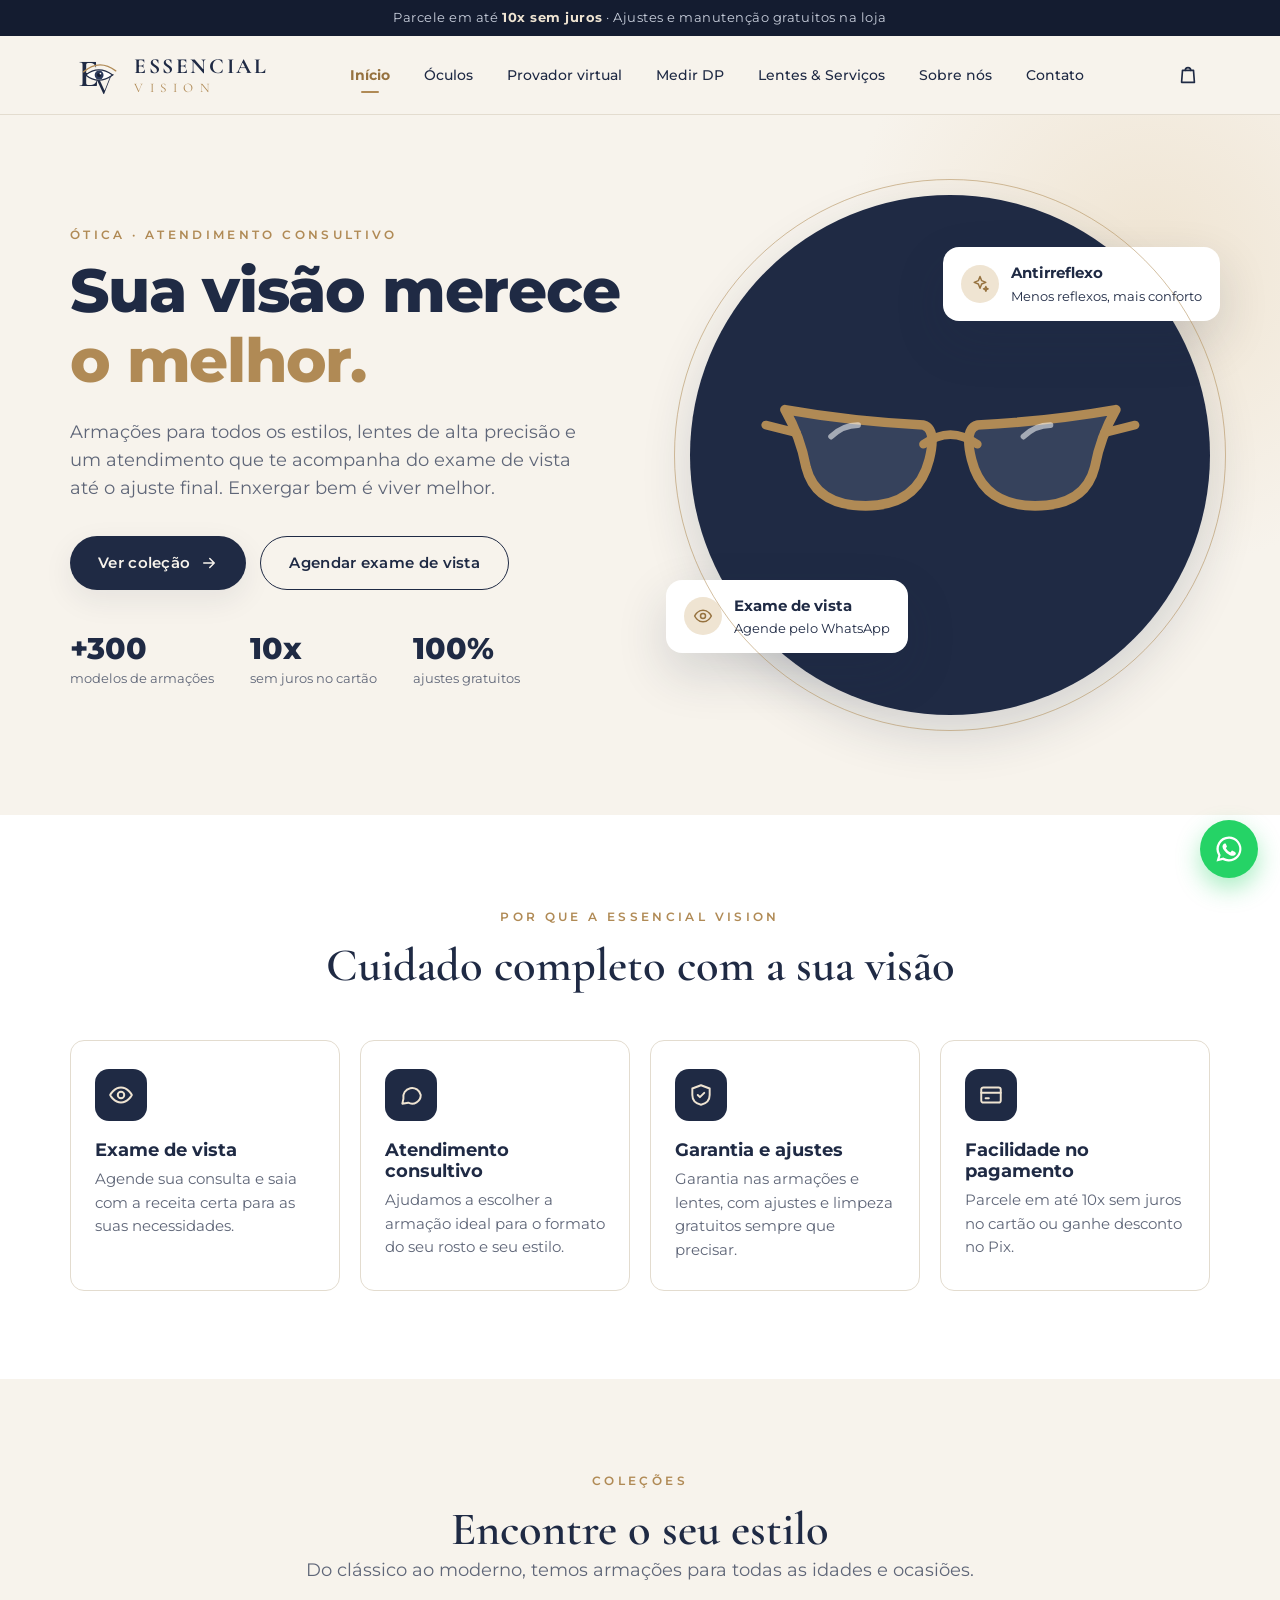
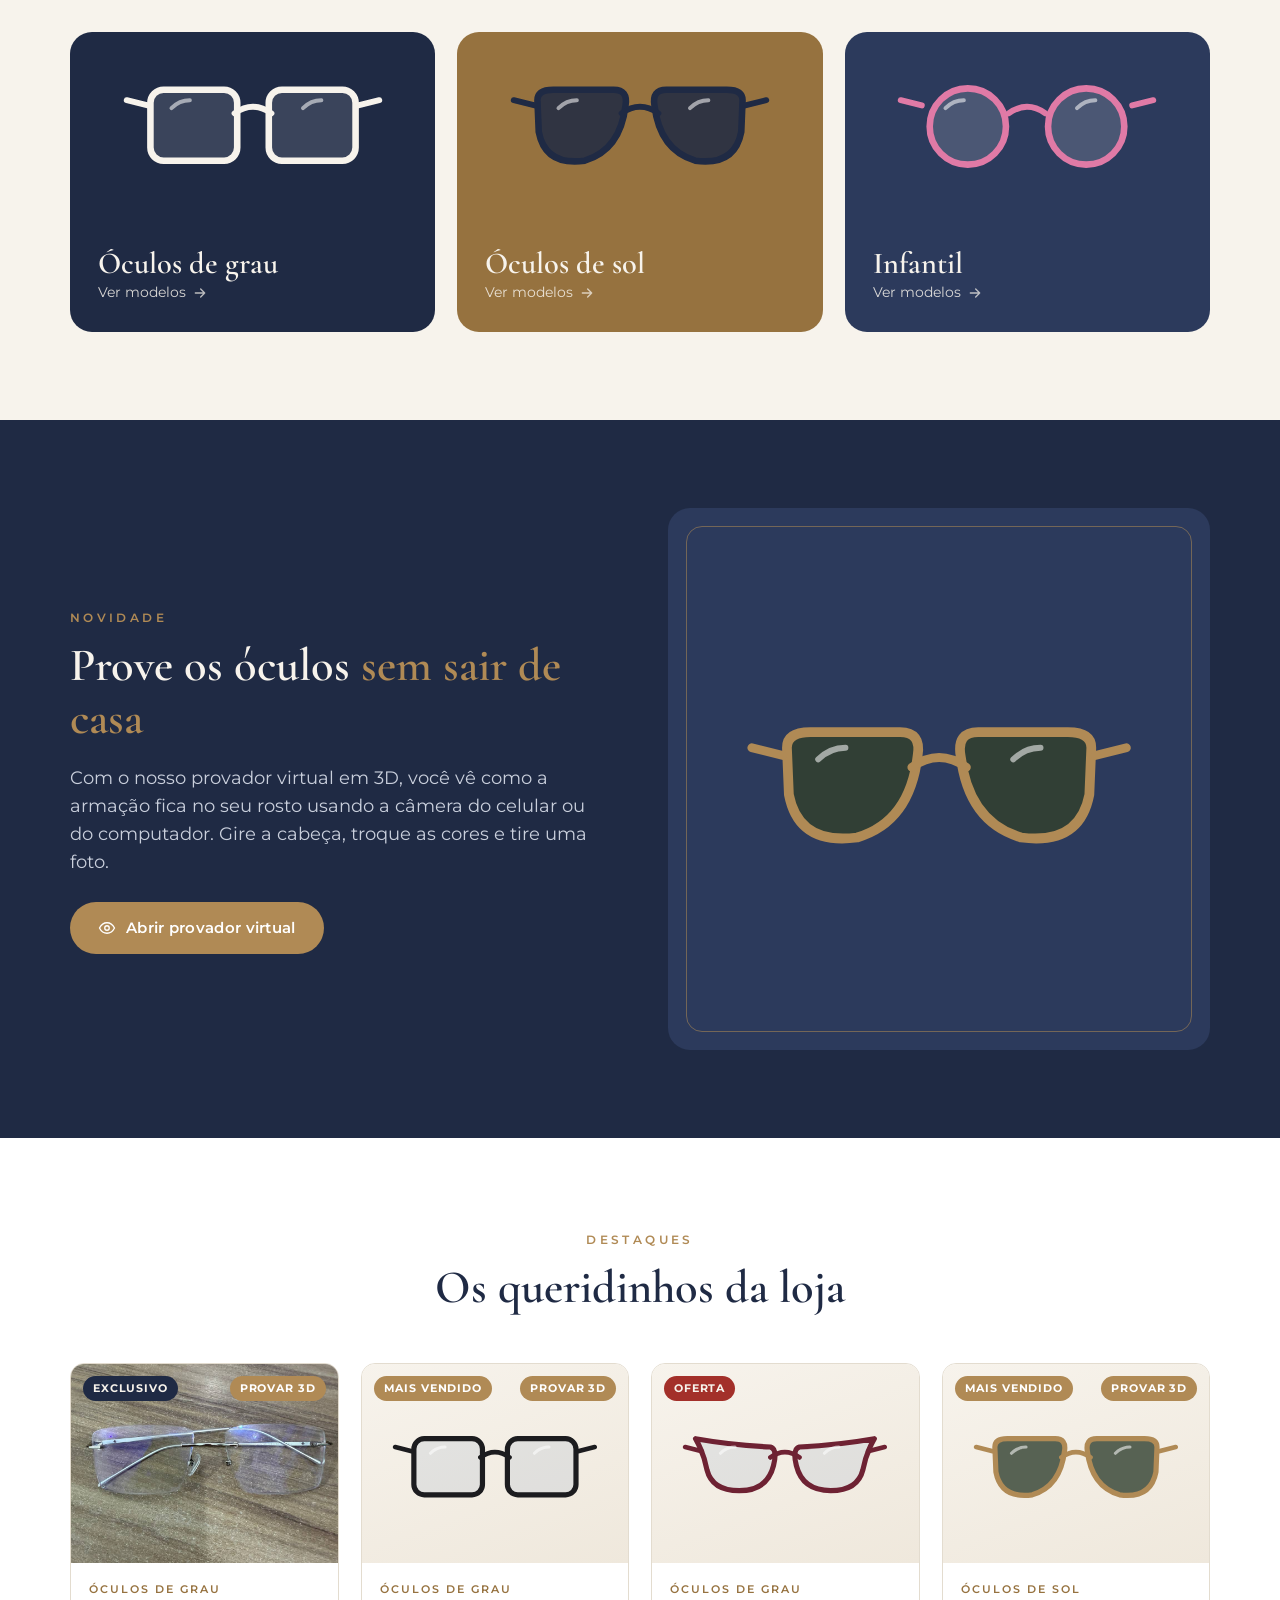
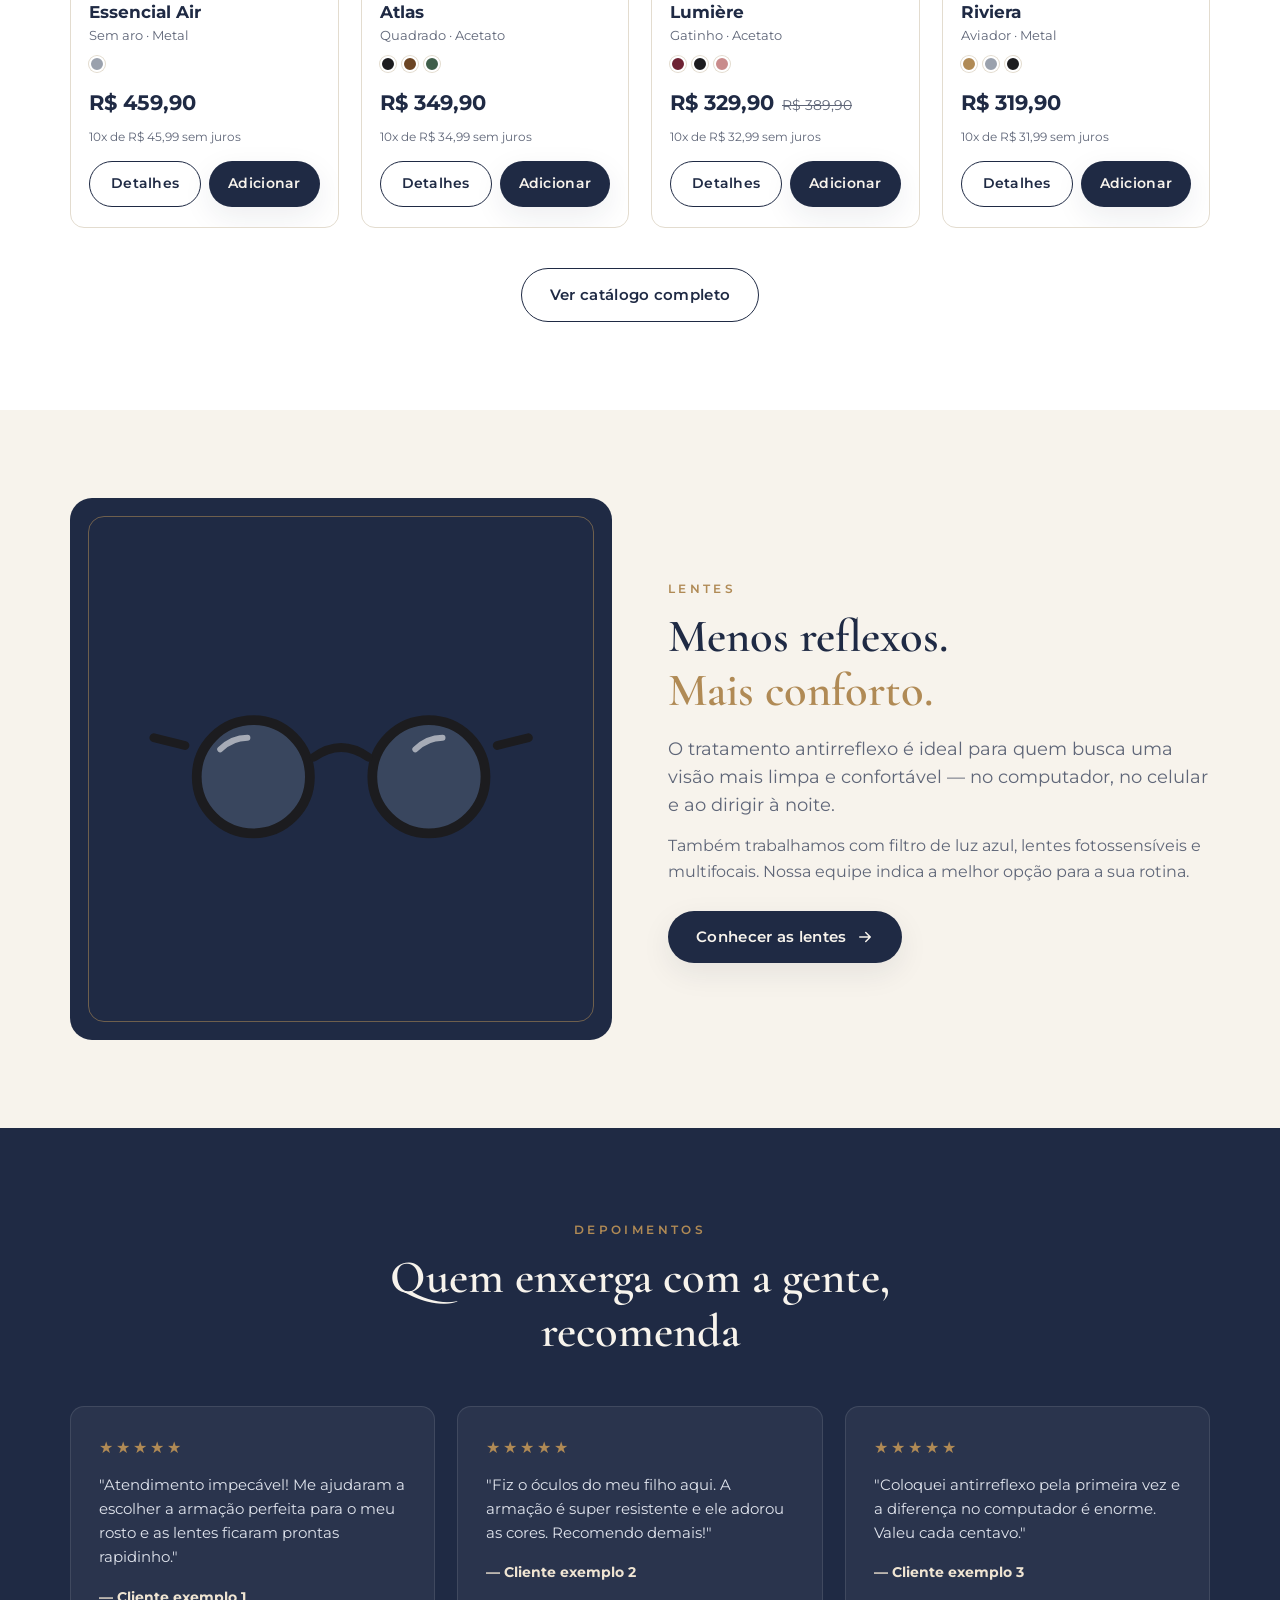
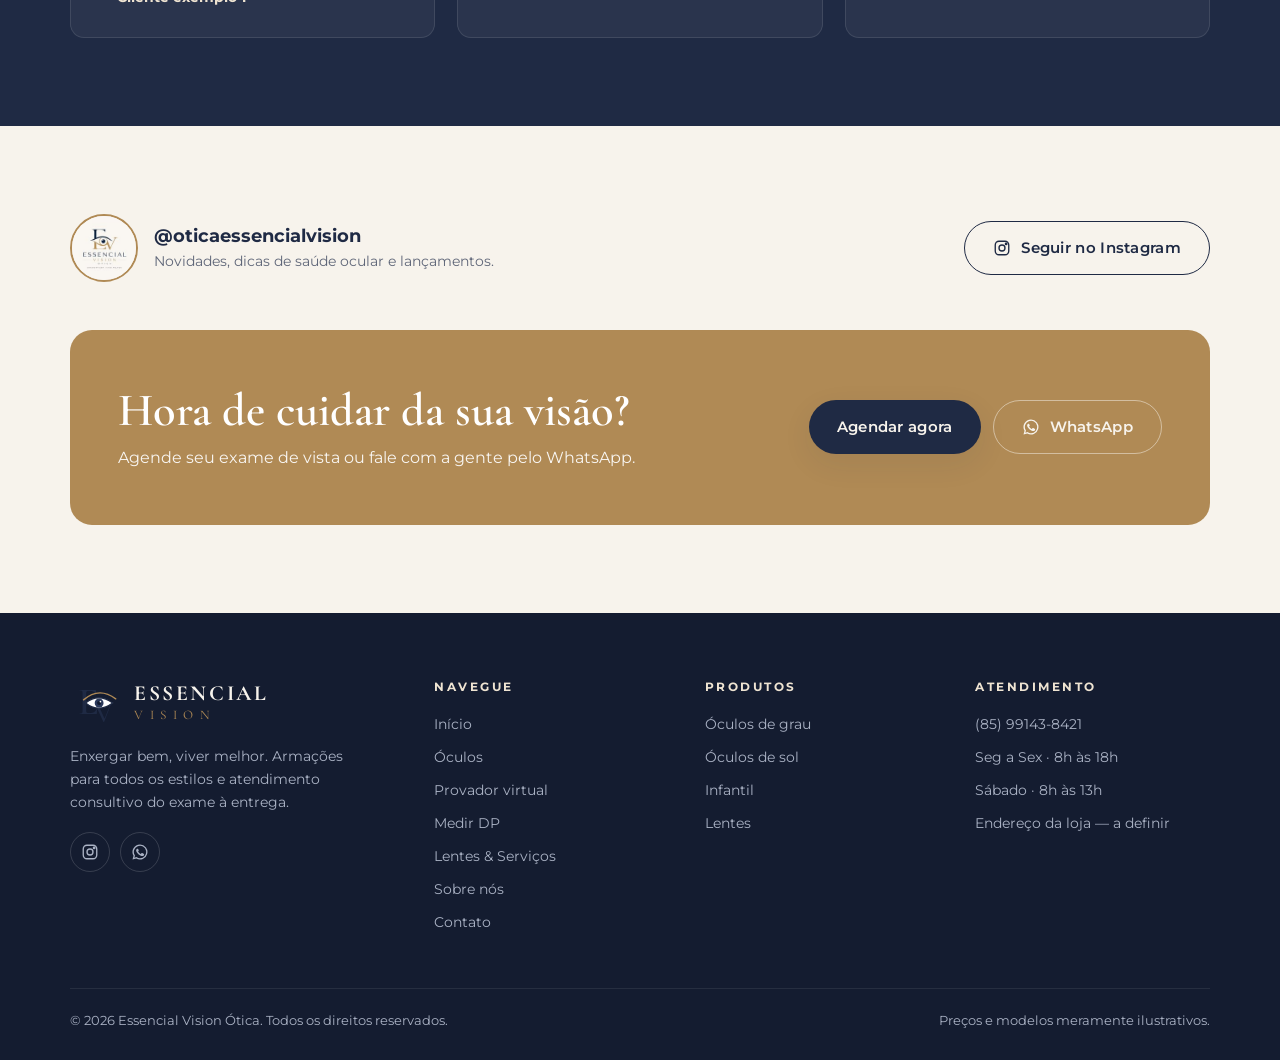
<file: index.html>
<!doctype html>
<html lang="pt-BR">
<head>
  <meta charset="utf-8">
  <meta name="viewport" content="width=device-width, initial-scale=1">
  <title>Essencial Vision Ótica | Enxergar bem, viver melhor</title>
  <meta name="description" content="Essencial Vision Ótica: óculos de grau, óculos de sol, lentes e exame de vista com atendimento consultivo. Parcele em até 10x sem juros.">
  <link rel="icon" href="assets/logo-instagram.jpg">
  <link rel="preconnect" href="https://fonts.googleapis.com">
  <link rel="preconnect" href="https://fonts.gstatic.com" crossorigin>
  <link href="https://fonts.googleapis.com/css2?family=Cormorant+Garamond:wght@500;600;700&family=Montserrat:wght@400;500;600;700;800&display=swap" rel="stylesheet">
  <link rel="stylesheet" href="assets/style.css">
</head>
<body>
  <div id="site-header"></div>

  <main>
    <!-- Hero -->
    <section class="hero">
      <div class="container hero__grid">
        <div>
          <span class="eyebrow">Ótica · Atendimento consultivo</span>
          <h1>Sua visão merece <span>o melhor.</span></h1>
          <p class="lead">Armações para todos os estilos, lentes de alta precisão e um atendimento que te acompanha do exame de vista até o ajuste final. Enxergar bem é viver melhor.</p>
          <div class="hero__cta">
            <a href="catalogo.html" class="btn btn--primary">Ver coleção <span data-icon="arrow"></span></a>
            <a href="contato.html" class="btn btn--outline">Agendar exame de vista</a>
          </div>
          <div class="hero__stats">
            <div><strong>+300</strong><span>modelos de armações</span></div>
            <div><strong>10x</strong><span>sem juros no cartão</span></div>
            <div><strong>100%</strong><span>ajustes gratuitos</span></div>
          </div>
        </div>
        <div class="hero__visual">
          <div data-art="gatinho|#b08a55|#9fb3c8|0.18" style="width:74%"></div>
          <div class="hero__badge hero__badge--1">
            <span class="dot" data-icon="eye"></span>
            <div><strong>Exame de vista</strong>Agende pelo WhatsApp</div>
          </div>
          <div class="hero__badge hero__badge--2">
            <span class="dot" data-icon="sparkle"></span>
            <div><strong>Antirreflexo</strong>Menos reflexos, mais conforto</div>
          </div>
        </div>
      </div>
    </section>

    <!-- Benefícios -->
    <section class="section section--white">
      <div class="container">
        <div class="section-head reveal">
          <span class="eyebrow">Por que a Essencial Vision</span>
          <h2>Cuidado completo com a sua visão</h2>
        </div>
        <div class="features">
          <div class="feature reveal">
            <div class="feature__icon" data-icon="eye"></div>
            <h3>Exame de vista</h3>
            <p>Agende sua consulta e saia com a receita certa para as suas necessidades.</p>
          </div>
          <div class="feature reveal">
            <div class="feature__icon" data-icon="chat"></div>
            <h3>Atendimento consultivo</h3>
            <p>Ajudamos a escolher a armação ideal para o formato do seu rosto e seu estilo.</p>
          </div>
          <div class="feature reveal">
            <div class="feature__icon" data-icon="shield"></div>
            <h3>Garantia e ajustes</h3>
            <p>Garantia nas armações e lentes, com ajustes e limpeza gratuitos sempre que precisar.</p>
          </div>
          <div class="feature reveal">
            <div class="feature__icon" data-icon="card"></div>
            <h3>Facilidade no pagamento</h3>
            <p>Parcele em até 10x sem juros no cartão ou ganhe desconto no Pix.</p>
          </div>
        </div>
      </div>
    </section>

    <!-- Categorias -->
    <section class="section">
      <div class="container">
        <div class="section-head reveal">
          <span class="eyebrow">Coleções</span>
          <h2>Encontre o seu estilo</h2>
          <p class="lead">Do clássico ao moderno, temos armações para todas as idades e ocasiões.</p>
        </div>
        <div class="categories">
          <a href="catalogo.html?cat=grau" class="category reveal">
            <div data-art="quadrado|#f7f3ec|#ffffff|0.12"></div>
            <h3>Óculos de grau</h3>
            <span>Ver modelos <span data-icon="arrow" style="width:16px;display:inline-block"></span></span>
          </a>
          <a href="catalogo.html?cat=sol" class="category reveal">
            <div data-art="aviador|#1f2a44|#1f2a44|0.85"></div>
            <h3>Óculos de sol</h3>
            <span>Ver modelos <span data-icon="arrow" style="width:16px;display:inline-block"></span></span>
          </a>
          <a href="catalogo.html?cat=infantil" class="category reveal">
            <div data-art="redondo|#e07aa6|#ffffff|0.15"></div>
            <h3>Infantil</h3>
            <span>Ver modelos <span data-icon="arrow" style="width:16px;display:inline-block"></span></span>
          </a>
        </div>
      </div>
    </section>

    <!-- Provador virtual -->
    <section class="section section--navy">
      <div class="container split">
        <div class="reveal">
          <span class="eyebrow">Novidade</span>
          <h2>Prove os óculos <span class="gold">sem sair de casa</span></h2>
          <p class="lead">Com o nosso provador virtual em 3D, você vê como a armação fica no seu rosto usando a câmera do celular ou do computador. Gire a cabeça, troque as cores e tire uma foto.</p>
          <div style="display:flex;gap:12px;flex-wrap:wrap;margin-top:26px">
            <a href="provador.html" class="btn btn--gold"><span data-icon="eye"></span> Abrir provador virtual</a>
          </div>
        </div>
        <div class="frame reveal" style="aspect-ratio:1/1;background:var(--navy-700)">
          <div data-art="aviador|#b08a55|#33402f|0.86" style="width:72%"></div>
        </div>
      </div>
    </section>

    <!-- Destaques -->
    <section class="section section--white">
      <div class="container">
        <div class="section-head reveal">
          <span class="eyebrow">Destaques</span>
          <h2>Os queridinhos da loja</h2>
        </div>
        <div class="products" id="destaques"></div>
        <div style="text-align:center;margin-top:40px">
          <a href="catalogo.html" class="btn btn--outline">Ver catálogo completo</a>
        </div>
      </div>
    </section>

    <!-- Antirreflexo -->
    <section class="section">
      <div class="container split">
        <div class="frame reveal" style="aspect-ratio:1/1">
          <div data-art="redondo|#1c1c1f|#cfe0f0|0.15" style="width:72%"></div>
        </div>
        <div class="reveal">
          <span class="eyebrow">Lentes</span>
          <h2>Menos reflexos.<br><span class="gold">Mais conforto.</span></h2>
          <p class="lead">O tratamento antirreflexo é ideal para quem busca uma visão mais limpa e confortável — no computador, no celular e ao dirigir à noite.</p>
          <p style="margin-top:14px;color:var(--muted)">Também trabalhamos com filtro de luz azul, lentes fotossensíveis e multifocais. Nossa equipe indica a melhor opção para a sua rotina.</p>
          <a href="lentes.html" class="btn btn--primary" style="margin-top:26px">Conhecer as lentes <span data-icon="arrow"></span></a>
        </div>
      </div>
    </section>

    <!-- Depoimentos -->
    <section class="section section--navy">
      <div class="container">
        <div class="section-head reveal">
          <span class="eyebrow">Depoimentos</span>
          <h2>Quem enxerga com a gente, recomenda</h2>
        </div>
        <div class="testimonials">
          <div class="testimonial reveal">
            <div class="stars">★★★★★</div>
            <p>"Atendimento impecável! Me ajudaram a escolher a armação perfeita para o meu rosto e as lentes ficaram prontas rapidinho."</p>
            <strong>— Cliente exemplo 1</strong>
          </div>
          <div class="testimonial reveal">
            <div class="stars">★★★★★</div>
            <p>"Fiz o óculos do meu filho aqui. A armação é super resistente e ele adorou as cores. Recomendo demais!"</p>
            <strong>— Cliente exemplo 2</strong>
          </div>
          <div class="testimonial reveal">
            <div class="stars">★★★★★</div>
            <p>"Coloquei antirreflexo pela primeira vez e a diferença no computador é enorme. Valeu cada centavo."</p>
            <strong>— Cliente exemplo 3</strong>
          </div>
        </div>
      </div>
    </section>

    <!-- Instagram + CTA -->
    <section class="section">
      <div class="container">
        <div class="insta reveal" style="margin-bottom:48px">
          <div class="insta__handle">
            <img src="assets/logo-instagram.jpg" alt="Logo Essencial Vision">
            <div>
              <strong style="font-size:1.1rem">@oticaessencialvision</strong>
              <p style="color:var(--muted);font-size:.9rem">Novidades, dicas de saúde ocular e lançamentos.</p>
            </div>
          </div>
          <a href="https://instagram.com/oticaessencialvision" target="_blank" rel="noopener" class="btn btn--outline"><span data-icon="instagram"></span> Seguir no Instagram</a>
        </div>

        <div class="cta reveal">
          <div>
            <h2>Hora de cuidar da sua visão?</h2>
            <p>Agende seu exame de vista ou fale com a gente pelo WhatsApp.</p>
          </div>
          <div style="display:flex;gap:12px;flex-wrap:wrap">
            <a href="contato.html" class="btn btn--primary">Agendar agora</a>
            <a data-wa="Olá! Vim pelo site e gostaria de atendimento." class="btn btn--light"><span data-icon="whatsapp"></span> WhatsApp</a>
          </div>
        </div>
      </div>
    </section>
  </main>

  <div id="site-footer"></div>
  <script src="assets/app.js"></script>
</body>
</html>
</file>
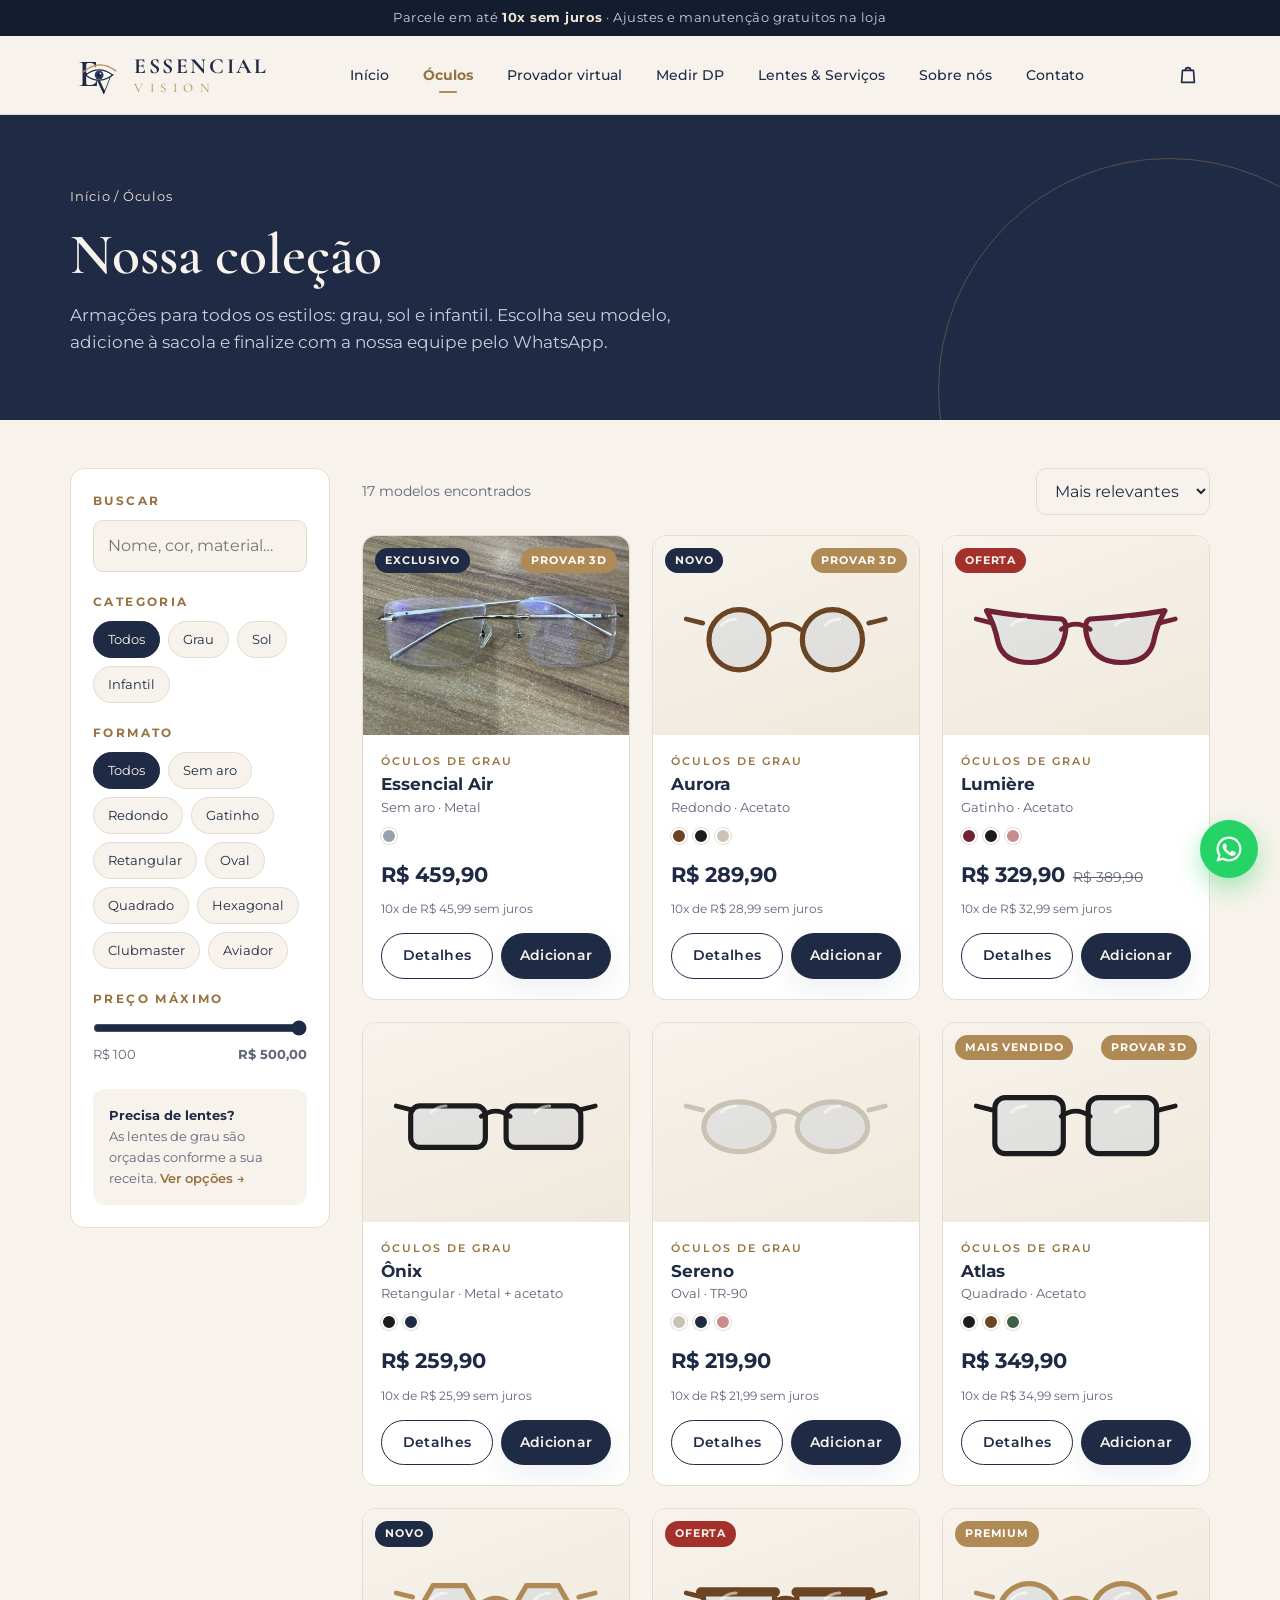
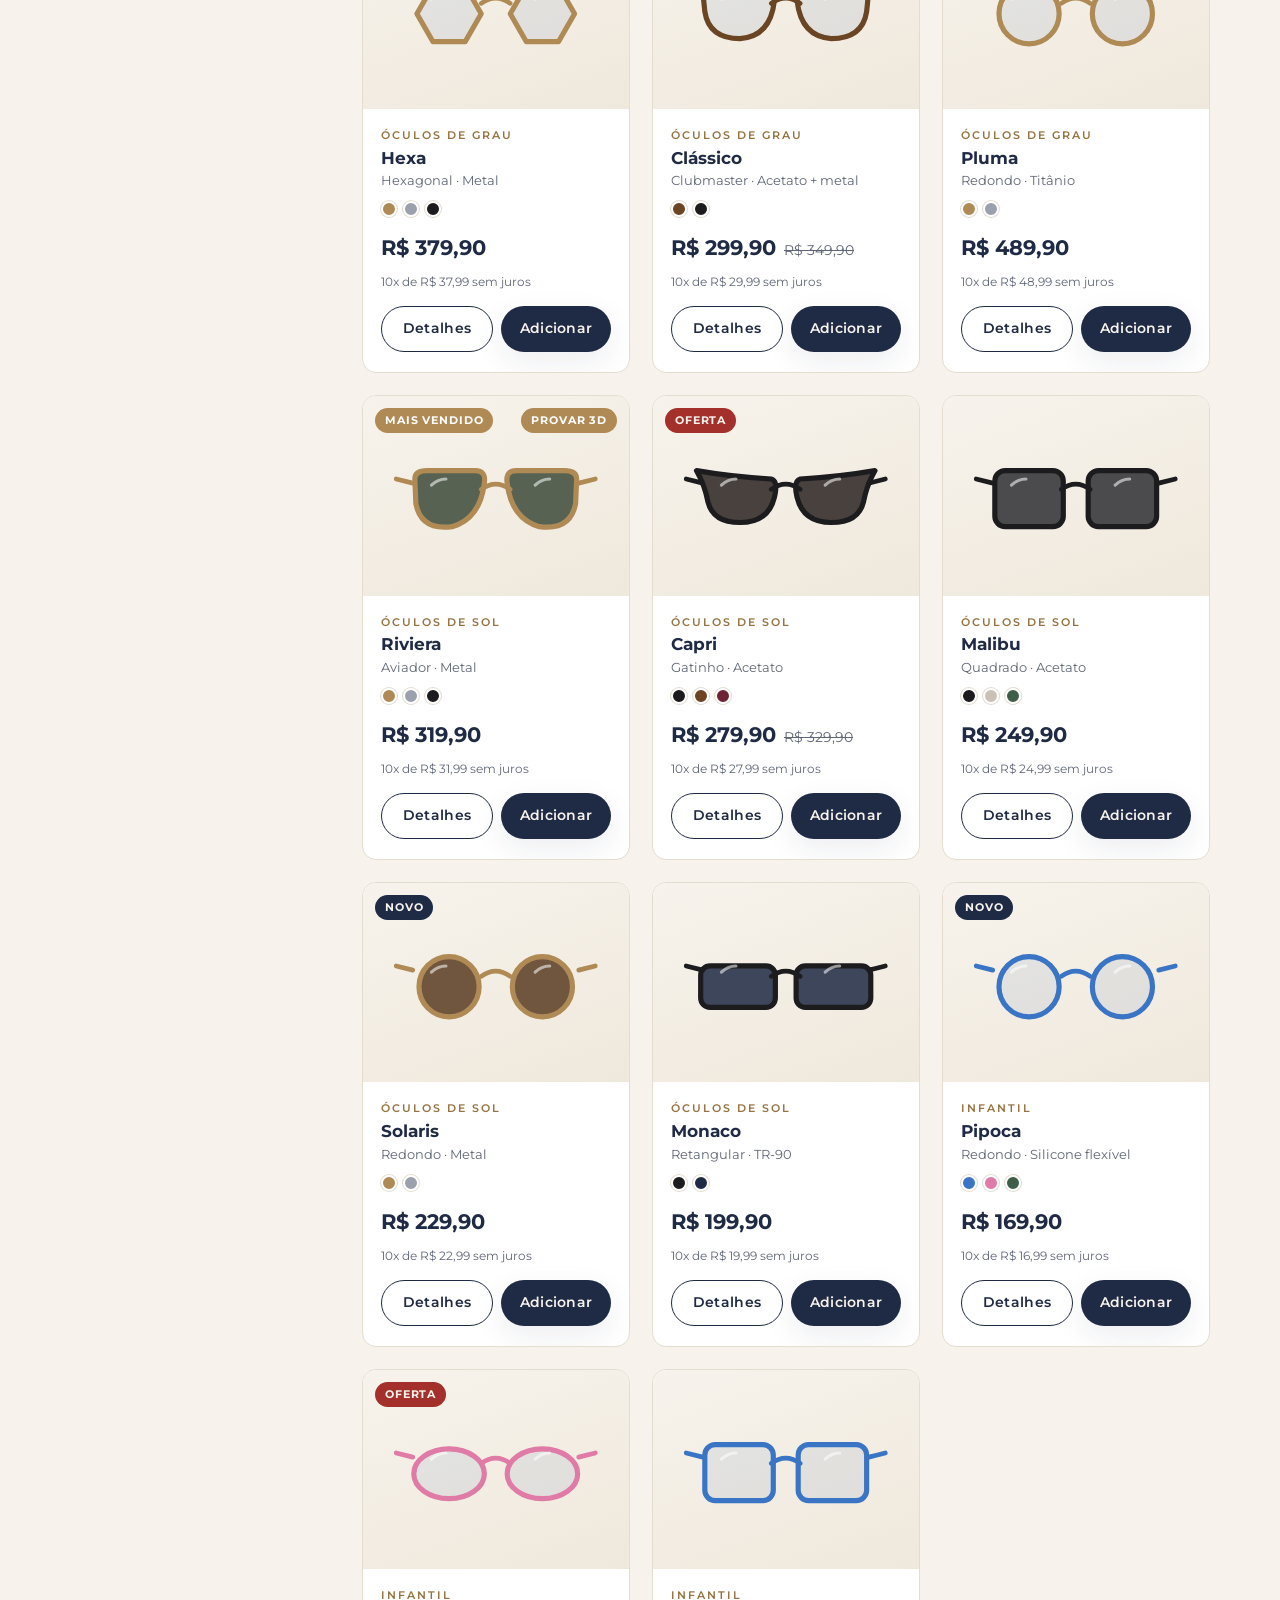
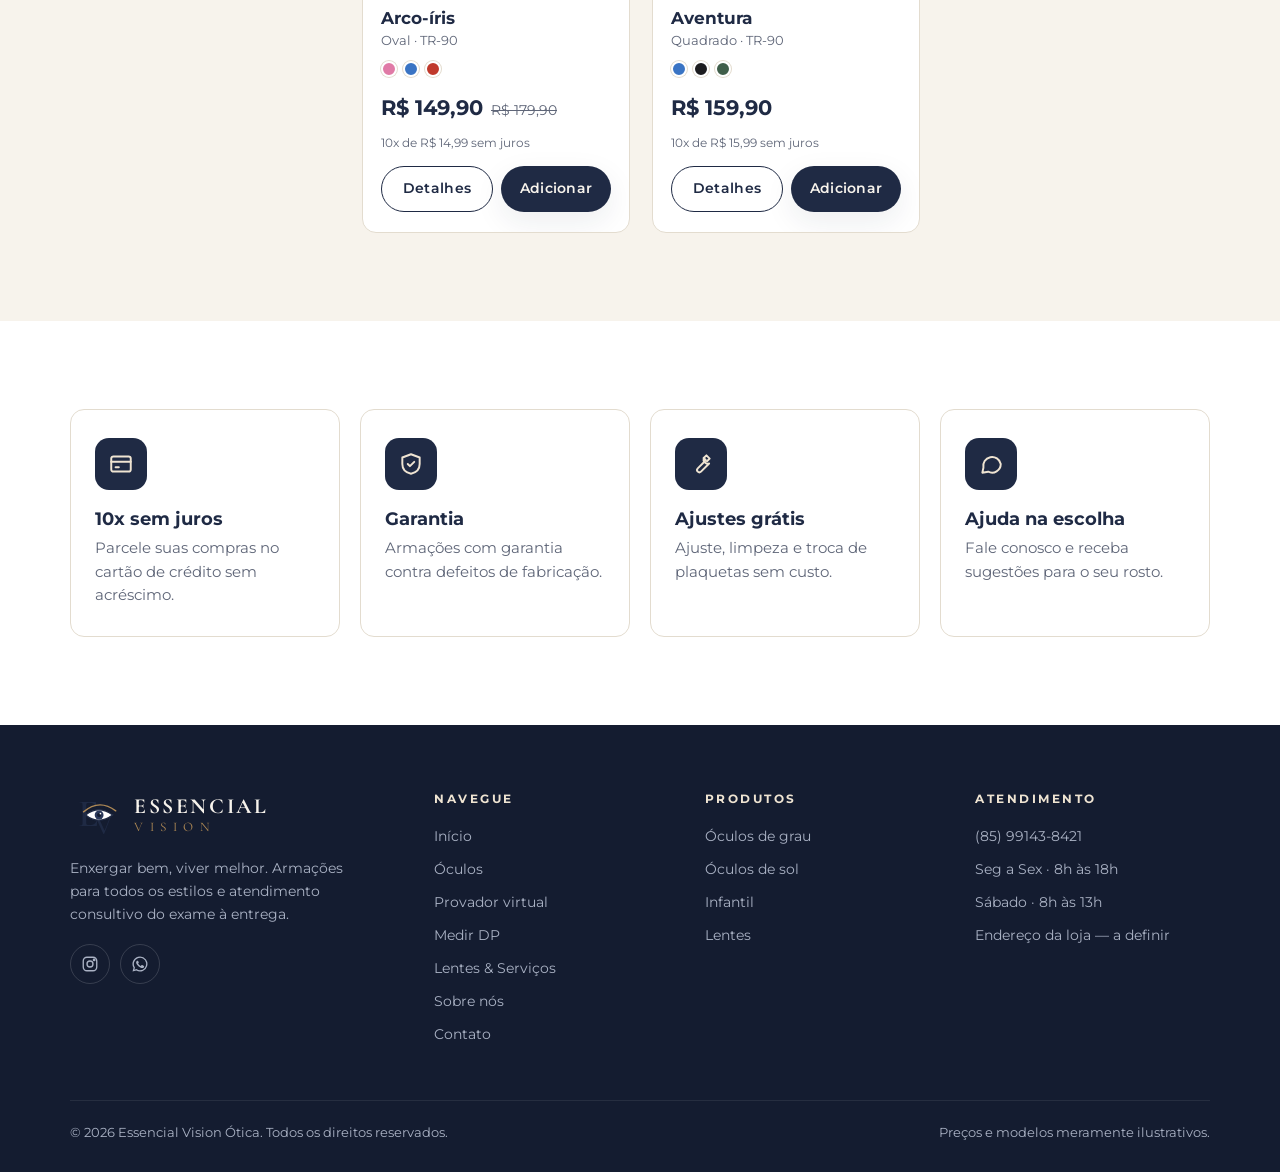
<file: catalogo.html>
<!doctype html>
<html lang="pt-BR">
<head>
  <meta charset="utf-8">
  <meta name="viewport" content="width=device-width, initial-scale=1">
  <title>Óculos | Essencial Vision Ótica</title>
  <meta name="description" content="Catálogo de óculos de grau, óculos de sol e infantis da Essencial Vision Ótica. Parcele em até 10x sem juros.">
  <link rel="icon" href="assets/logo-instagram.jpg">
  <link rel="preconnect" href="https://fonts.googleapis.com">
  <link rel="preconnect" href="https://fonts.gstatic.com" crossorigin>
  <link href="https://fonts.googleapis.com/css2?family=Cormorant+Garamond:wght@500;600;700&family=Montserrat:wght@400;500;600;700;800&display=swap" rel="stylesheet">
  <link rel="stylesheet" href="assets/style.css">
</head>
<body>
  <div id="site-header"></div>

  <main>
    <section class="page-hero">
      <div class="container">
        <div class="breadcrumb"><a href="index.html">Início</a> / Óculos</div>
        <h1>Nossa coleção</h1>
        <p>Armações para todos os estilos: grau, sol e infantil. Escolha seu modelo, adicione à sacola e finalize com a nossa equipe pelo WhatsApp.</p>
      </div>
    </section>

    <section class="section" style="padding-top:48px">
      <div class="container catalog">
        <aside class="filters" id="filters" aria-label="Filtros">
          <h4>Buscar</h4>
          <input class="field" id="f-busca" type="search" placeholder="Nome, cor, material…">

          <h4>Categoria</h4>
          <div class="chip-group">
            <button class="chip" data-cat="todos">Todos</button>
            <button class="chip" data-cat="grau">Grau</button>
            <button class="chip" data-cat="sol">Sol</button>
            <button class="chip" data-cat="infantil">Infantil</button>
          </div>

          <h4>Formato</h4>
          <div class="chip-group" id="f-formato"></div>

          <h4>Preço máximo</h4>
          <input id="f-max" type="range" min="100" max="500" step="10" value="500" aria-label="Preço máximo">
          <div class="range-label"><span>R$ 100</span><strong id="f-max-label">R$ 500,00</strong></div>

          <div style="margin-top:24px;padding:16px;border-radius:12px;background:var(--cream);font-size:.82rem;color:var(--muted)">
            <strong style="color:var(--navy)">Precisa de lentes?</strong><br>
            As lentes de grau são orçadas conforme a sua receita. <a href="lentes.html" style="color:var(--gold-600);font-weight:600">Ver opções →</a>
          </div>
        </aside>

        <div>
          <div class="catalog__bar">
            <p id="catalogo-count">Carregando…</p>
            <div style="display:flex;gap:10px;align-items:center">
              <button class="btn btn--outline filters-toggle" id="filters-toggle" style="padding:10px 18px">Filtros</button>
              <select class="field" id="f-ordem" aria-label="Ordenar">
                <option value="relevancia">Mais relevantes</option>
                <option value="menor">Menor preço</option>
                <option value="maior">Maior preço</option>
                <option value="nome">Nome (A–Z)</option>
              </select>
            </div>
          </div>
          <div class="products" id="catalogo-grid"></div>
        </div>
      </div>
    </section>

    <section class="section section--white">
      <div class="container">
        <div class="features">
          <div class="feature"><div class="feature__icon" data-icon="card"></div><h3>10x sem juros</h3><p>Parcele suas compras no cartão de crédito sem acréscimo.</p></div>
          <div class="feature"><div class="feature__icon" data-icon="shield"></div><h3>Garantia</h3><p>Armações com garantia contra defeitos de fabricação.</p></div>
          <div class="feature"><div class="feature__icon" data-icon="wrench"></div><h3>Ajustes grátis</h3><p>Ajuste, limpeza e troca de plaquetas sem custo.</p></div>
          <div class="feature"><div class="feature__icon" data-icon="chat"></div><h3>Ajuda na escolha</h3><p>Fale conosco e receba sugestões para o seu rosto.</p></div>
        </div>
      </div>
    </section>
  </main>

  <div id="site-footer"></div>
  <script src="assets/app.js"></script>
</body>
</html>
</file>
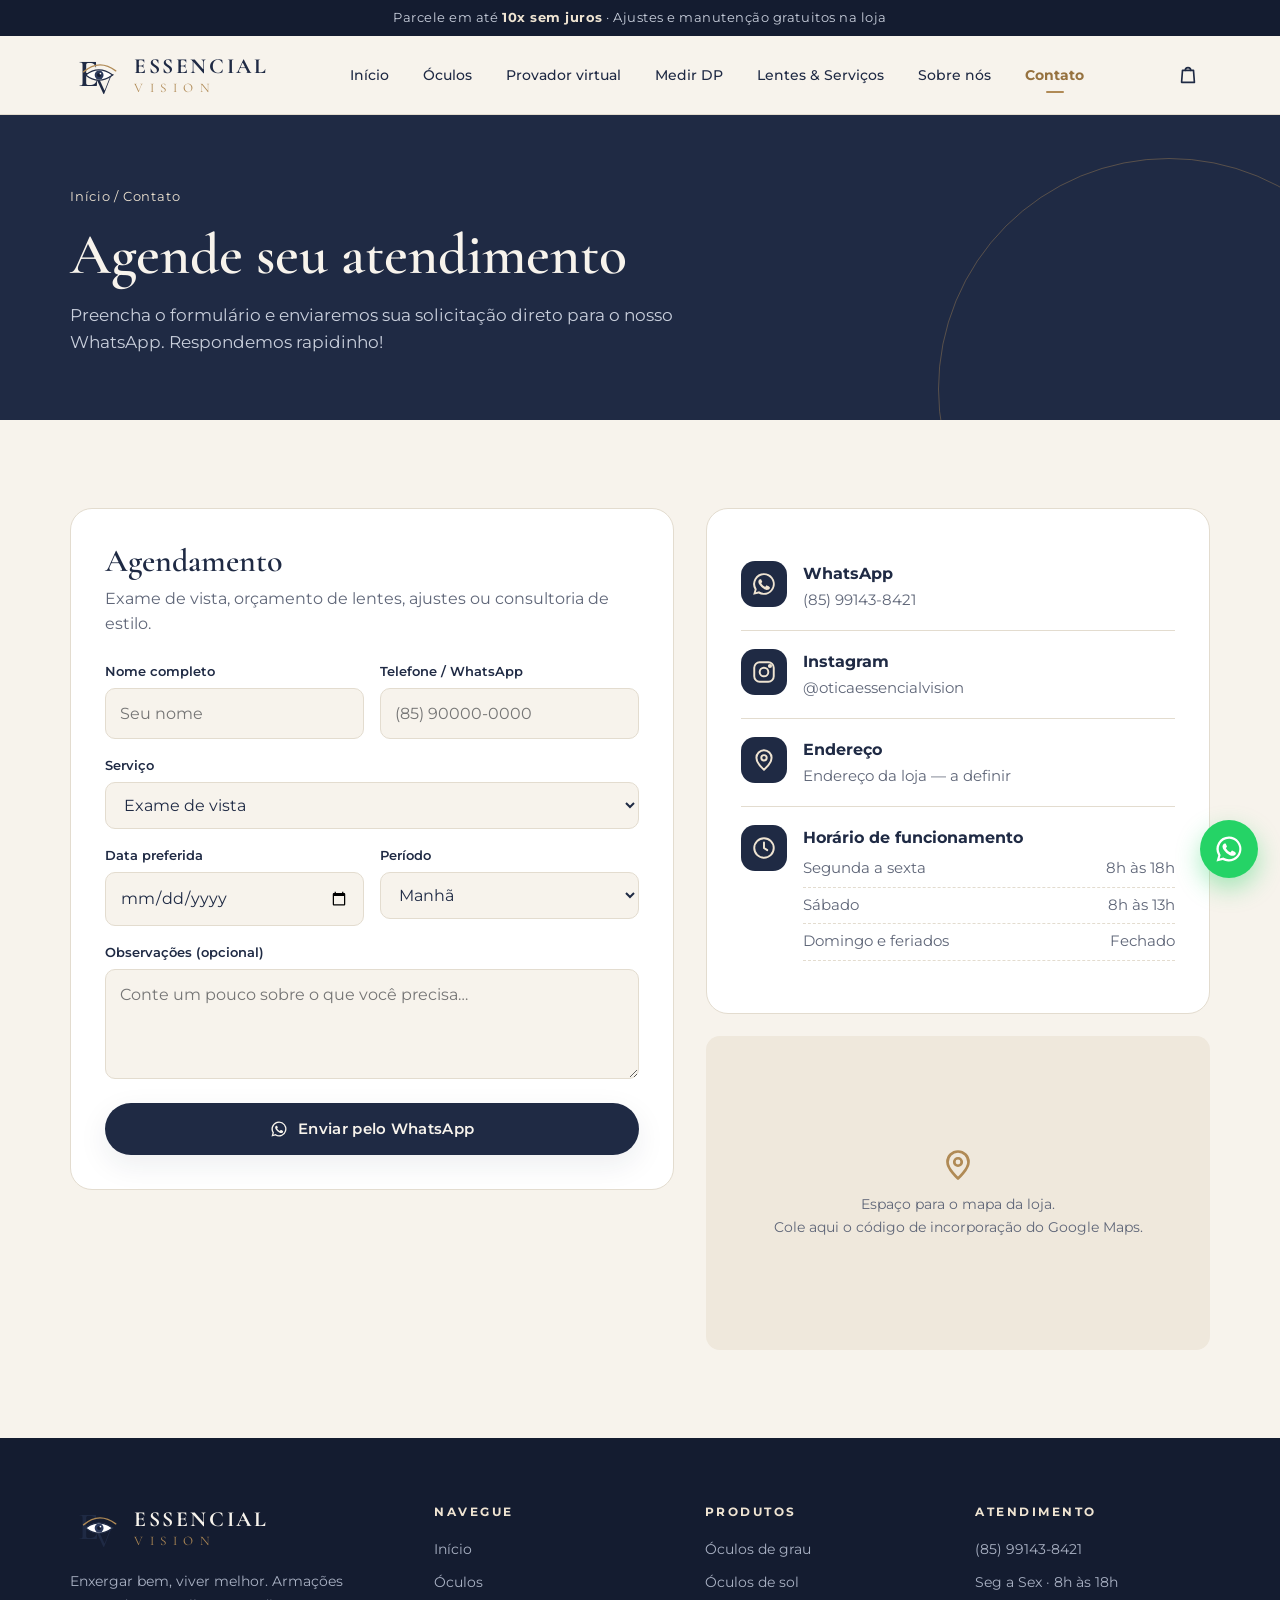
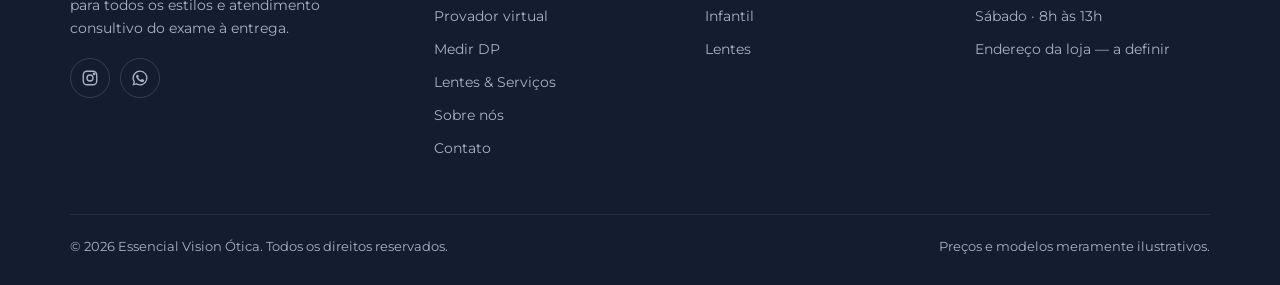
<file: contato.html>
<!doctype html>
<html lang="pt-BR">
<head>
  <meta charset="utf-8">
  <meta name="viewport" content="width=device-width, initial-scale=1">
  <title>Contato e Agendamento | Essencial Vision Ótica</title>
  <meta name="description" content="Agende seu exame de vista ou fale com a Essencial Vision Ótica pelo WhatsApp.">
  <link rel="icon" href="assets/logo-instagram.jpg">
  <link rel="preconnect" href="https://fonts.googleapis.com">
  <link rel="preconnect" href="https://fonts.gstatic.com" crossorigin>
  <link href="https://fonts.googleapis.com/css2?family=Cormorant+Garamond:wght@500;600;700&family=Montserrat:wght@400;500;600;700;800&display=swap" rel="stylesheet">
  <link rel="stylesheet" href="assets/style.css">
</head>
<body>
  <div id="site-header"></div>

  <main>
    <section class="page-hero">
      <div class="container">
        <div class="breadcrumb"><a href="index.html">Início</a> / Contato</div>
        <h1>Agende seu atendimento</h1>
        <p>Preencha o formulário e enviaremos sua solicitação direto para o nosso WhatsApp. Respondemos rapidinho!</p>
      </div>
    </section>

    <section class="section">
      <div class="container contact">
        <div class="card reveal">
          <h2 style="font-size:2rem">Agendamento</h2>
          <p style="color:var(--muted);margin:6px 0 24px">Exame de vista, orçamento de lentes, ajustes ou consultoria de estilo.</p>
          <form id="form-agendar" class="form-grid">
            <div>
              <label for="ag-nome">Nome completo</label>
              <input class="field" id="ag-nome" name="nome" required autocomplete="name" placeholder="Seu nome">
            </div>
            <div>
              <label for="ag-tel">Telefone / WhatsApp</label>
              <input class="field" id="ag-tel" name="telefone" type="tel" required autocomplete="tel" placeholder="(85) 90000-0000">
            </div>
            <div class="full">
              <label for="ag-servico">Serviço</label>
              <select class="field" id="ag-servico" name="servico" required>
                <option>Exame de vista</option>
                <option>Orçamento de lentes</option>
                <option>Escolher armação (consultoria)</option>
                <option>Ajuste / manutenção</option>
                <option>Outro assunto</option>
              </select>
            </div>
            <div>
              <label for="ag-data">Data preferida</label>
              <input class="field" id="ag-data" name="data" type="date">
            </div>
            <div>
              <label for="ag-periodo">Período</label>
              <select class="field" id="ag-periodo" name="periodo">
                <option>Manhã</option>
                <option>Tarde</option>
                <option>Qualquer horário</option>
              </select>
            </div>
            <div class="full">
              <label for="ag-msg">Observações (opcional)</label>
              <textarea class="field" id="ag-msg" name="mensagem" placeholder="Conte um pouco sobre o que você precisa…"></textarea>
            </div>
            <div class="full">
              <button type="submit" class="btn btn--primary btn--block"><span data-icon="whatsapp"></span> Enviar pelo WhatsApp</button>
              <div class="form-ok" id="form-ok" role="status">Pronto! Abrimos o WhatsApp com a sua mensagem. É só tocar em enviar.</div>
            </div>
          </form>
        </div>

        <div class="reveal">
          <div class="card">
            <ul class="info-list">
              <li><div class="feature__icon" data-icon="whatsapp"></div><div><strong>WhatsApp</strong><a data-wa="Olá! Vim pelo site da Essencial Vision.">(85) 99143-8421</a></div></li>
              <li><div class="feature__icon" data-icon="instagram"></div><div><strong>Instagram</strong><a href="https://instagram.com/oticaessencialvision" target="_blank" rel="noopener">@oticaessencialvision</a></div></li>
              <li><div class="feature__icon" data-icon="pin"></div><div><strong>Endereço</strong><span>Endereço da loja — a definir</span></div></li>
              <li><div class="feature__icon" data-icon="clock"></div><div style="flex:1"><strong>Horário de funcionamento</strong>
                <div class="hours">
                  <div><span>Segunda a sexta</span><span>8h às 18h</span></div>
                  <div><span>Sábado</span><span>8h às 13h</span></div>
                  <div><span>Domingo e feriados</span><span>Fechado</span></div>
                </div></div></li>
            </ul>
          </div>
          <div class="map">
            <div>
              <span data-icon="pin" style="display:block;width:36px;margin:0 auto 10px;color:var(--gold)"></span>
              Espaço para o mapa da loja.<br>Cole aqui o código de incorporação do Google Maps.
            </div>
          </div>
        </div>
      </div>
    </section>
  </main>

  <div id="site-footer"></div>
  <script src="assets/app.js"></script>
</body>
</html>
</file>
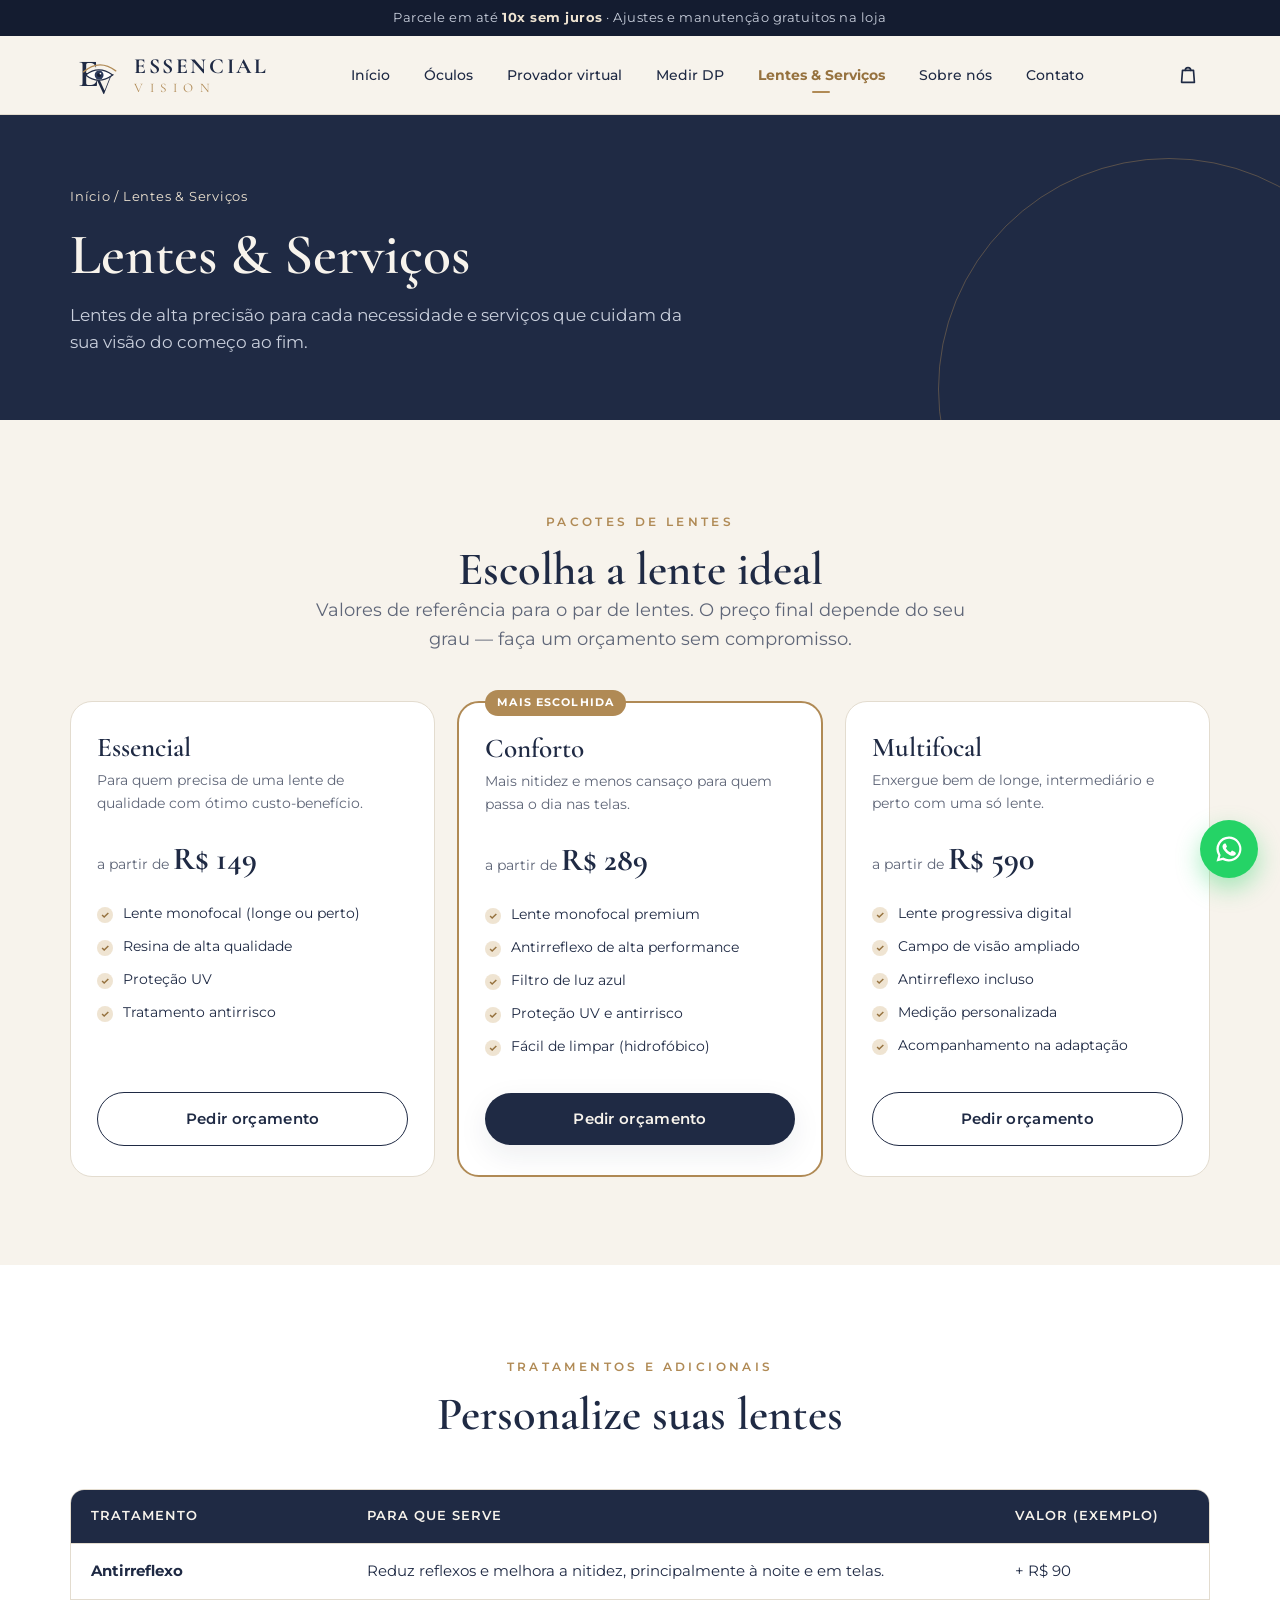
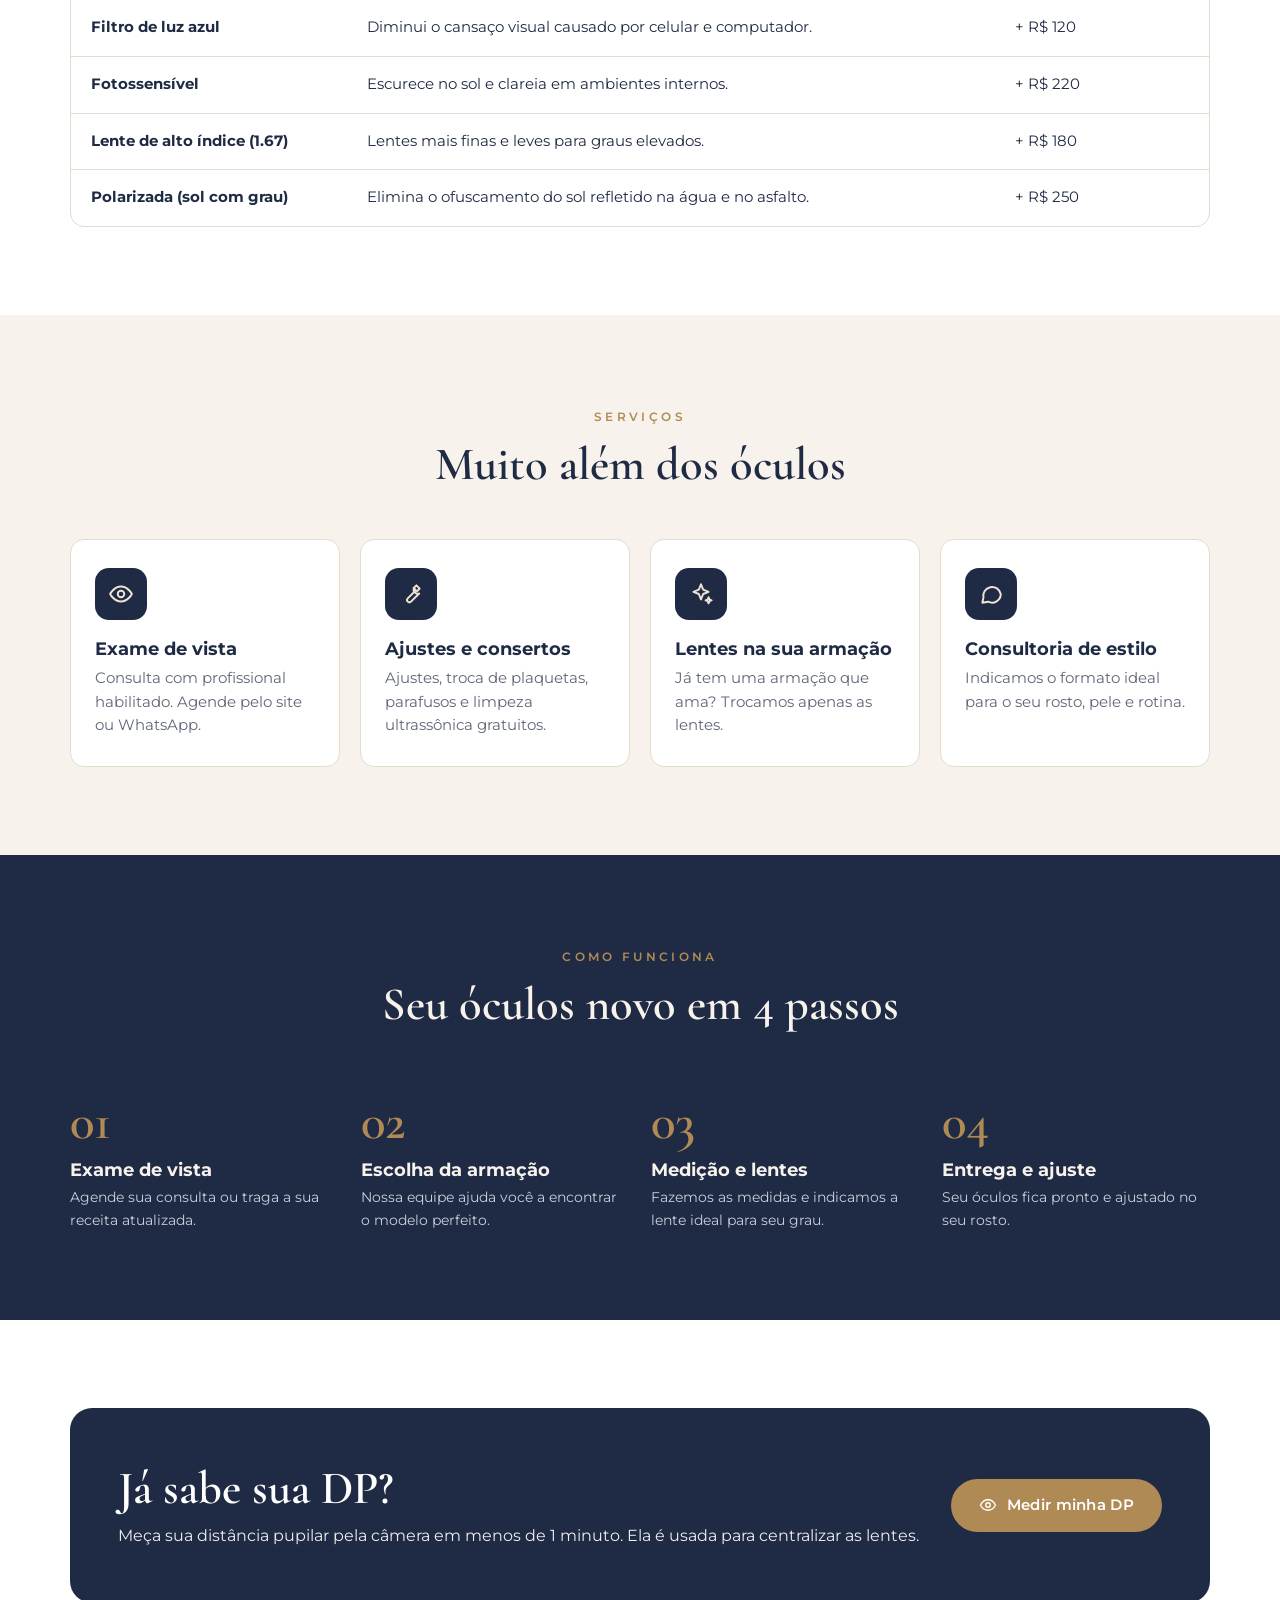
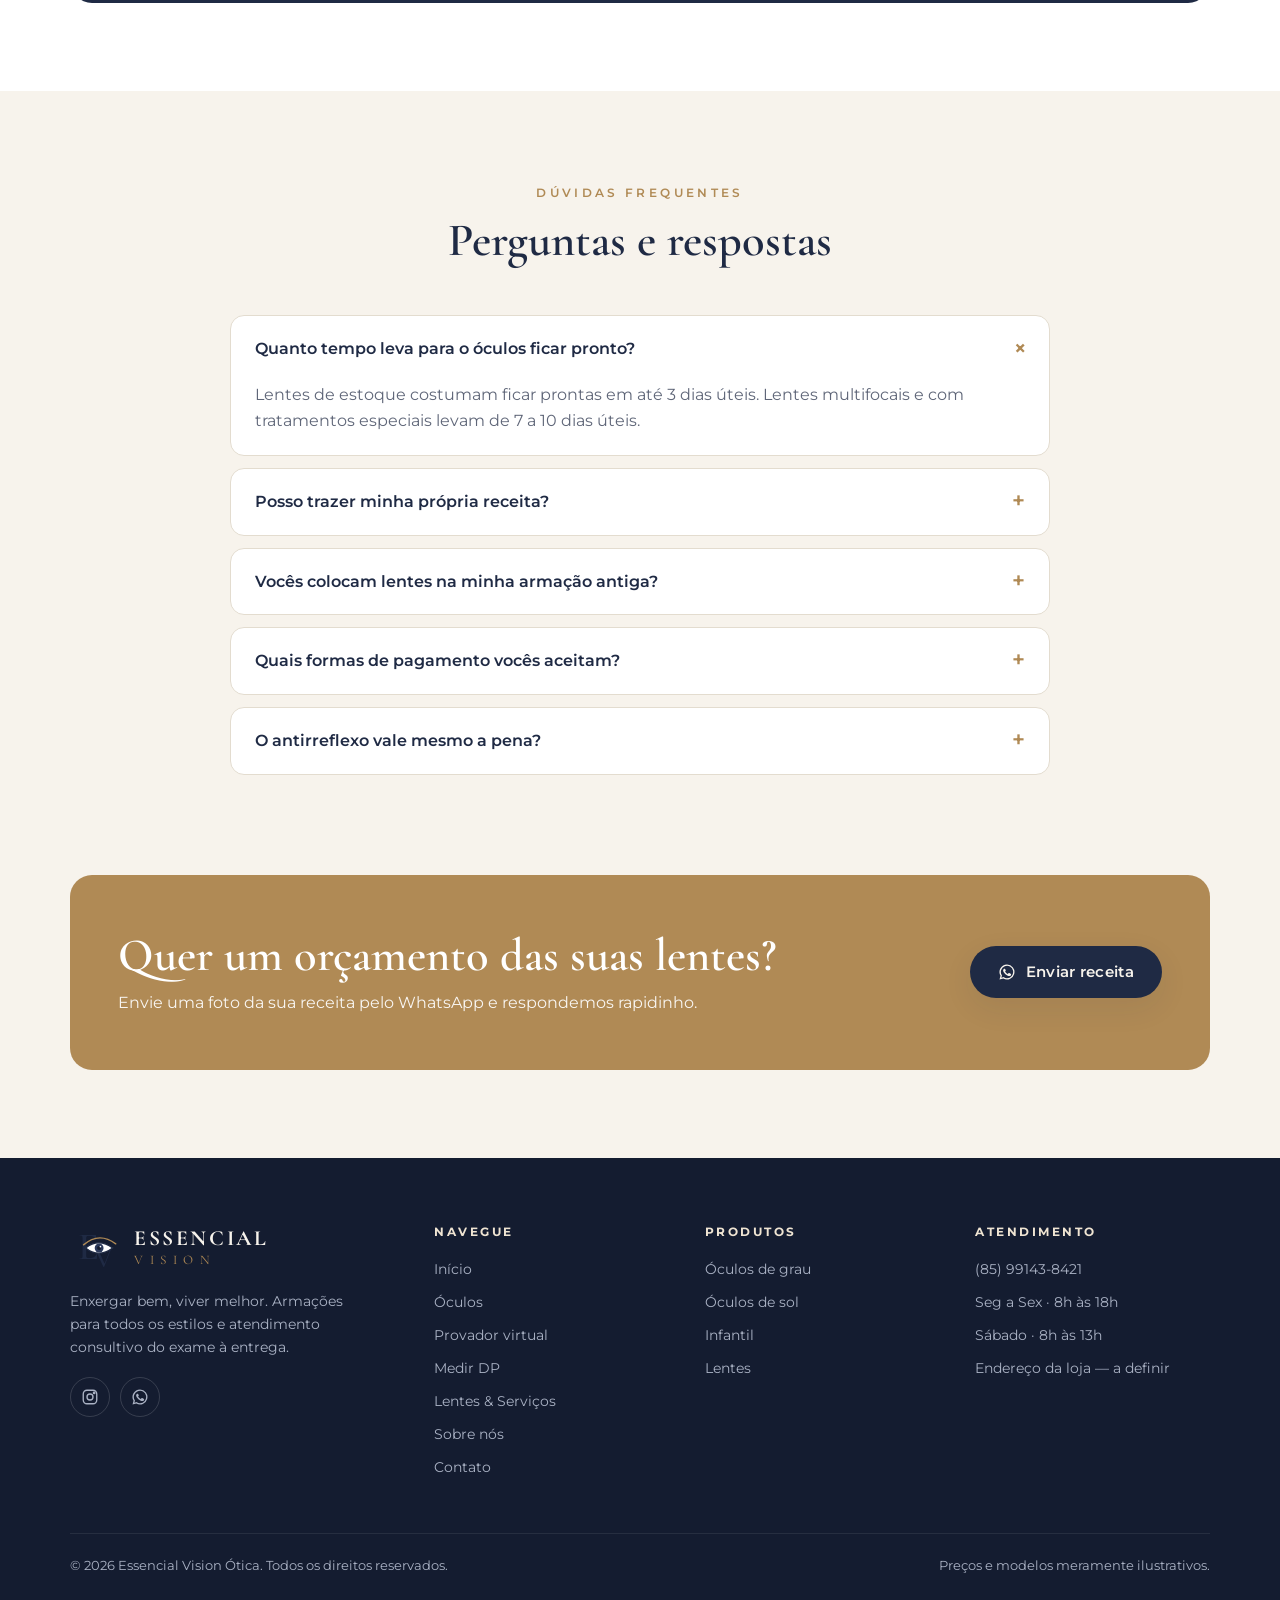
<file: lentes.html>
<!doctype html>
<html lang="pt-BR">
<head>
  <meta charset="utf-8">
  <meta name="viewport" content="width=device-width, initial-scale=1">
  <title>Lentes e Serviços | Essencial Vision Ótica</title>
  <meta name="description" content="Lentes monofocais, multifocais, antirreflexo, filtro de luz azul e fotossensíveis. Exame de vista e ajustes na Essencial Vision Ótica.">
  <link rel="icon" href="assets/logo-instagram.jpg">
  <link rel="preconnect" href="https://fonts.googleapis.com">
  <link rel="preconnect" href="https://fonts.gstatic.com" crossorigin>
  <link href="https://fonts.googleapis.com/css2?family=Cormorant+Garamond:wght@500;600;700&family=Montserrat:wght@400;500;600;700;800&display=swap" rel="stylesheet">
  <link rel="stylesheet" href="assets/style.css">
</head>
<body>
  <div id="site-header"></div>

  <main>
    <section class="page-hero">
      <div class="container">
        <div class="breadcrumb"><a href="index.html">Início</a> / Lentes &amp; Serviços</div>
        <h1>Lentes &amp; Serviços</h1>
        <p>Lentes de alta precisão para cada necessidade e serviços que cuidam da sua visão do começo ao fim.</p>
      </div>
    </section>

    <!-- Pacotes de lentes -->
    <section class="section">
      <div class="container">
        <div class="section-head reveal">
          <span class="eyebrow">Pacotes de lentes</span>
          <h2>Escolha a lente ideal</h2>
          <p class="lead">Valores de referência para o par de lentes. O preço final depende do seu grau — faça um orçamento sem compromisso.</p>
        </div>
        <div class="lens-grid">
          <div class="lens reveal">
            <h3>Essencial</h3>
            <p>Para quem precisa de uma lente de qualidade com ótimo custo-benefício.</p>
            <div class="lens__price">a partir de <strong>R$ 149</strong></div>
            <ul class="checklist">
              <li>Lente monofocal (longe ou perto)</li>
              <li>Resina de alta qualidade</li>
              <li>Proteção UV</li>
              <li>Tratamento antirrisco</li>
            </ul>
            <a data-wa="Olá! Gostaria de um orçamento do pacote de lentes Essencial." class="btn btn--outline btn--block">Pedir orçamento</a>
          </div>
          <div class="lens lens--featured reveal">
            <h3>Conforto</h3>
            <p>Mais nitidez e menos cansaço para quem passa o dia nas telas.</p>
            <div class="lens__price">a partir de <strong>R$ 289</strong></div>
            <ul class="checklist">
              <li>Lente monofocal premium</li>
              <li>Antirreflexo de alta performance</li>
              <li>Filtro de luz azul</li>
              <li>Proteção UV e antirrisco</li>
              <li>Fácil de limpar (hidrofóbico)</li>
            </ul>
            <a data-wa="Olá! Gostaria de um orçamento do pacote de lentes Conforto." class="btn btn--primary btn--block">Pedir orçamento</a>
          </div>
          <div class="lens reveal">
            <h3>Multifocal</h3>
            <p>Enxergue bem de longe, intermediário e perto com uma só lente.</p>
            <div class="lens__price">a partir de <strong>R$ 590</strong></div>
            <ul class="checklist">
              <li>Lente progressiva digital</li>
              <li>Campo de visão ampliado</li>
              <li>Antirreflexo incluso</li>
              <li>Medição personalizada</li>
              <li>Acompanhamento na adaptação</li>
            </ul>
            <a data-wa="Olá! Gostaria de um orçamento de lentes Multifocais." class="btn btn--outline btn--block">Pedir orçamento</a>
          </div>
        </div>
      </div>
    </section>

    <!-- Tratamentos adicionais -->
    <section class="section section--white">
      <div class="container">
        <div class="section-head reveal">
          <span class="eyebrow">Tratamentos e adicionais</span>
          <h2>Personalize suas lentes</h2>
        </div>
        <div class="table-wrap reveal">
          <table>
            <thead><tr><th>Tratamento</th><th>Para que serve</th><th>Valor (exemplo)</th></tr></thead>
            <tbody>
              <tr><td><strong>Antirreflexo</strong></td><td>Reduz reflexos e melhora a nitidez, principalmente à noite e em telas.</td><td>+ R$ 90</td></tr>
              <tr><td><strong>Filtro de luz azul</strong></td><td>Diminui o cansaço visual causado por celular e computador.</td><td>+ R$ 120</td></tr>
              <tr><td><strong>Fotossensível</strong></td><td>Escurece no sol e clareia em ambientes internos.</td><td>+ R$ 220</td></tr>
              <tr><td><strong>Lente de alto índice (1.67)</strong></td><td>Lentes mais finas e leves para graus elevados.</td><td>+ R$ 180</td></tr>
              <tr><td><strong>Polarizada (sol com grau)</strong></td><td>Elimina o ofuscamento do sol refletido na água e no asfalto.</td><td>+ R$ 250</td></tr>
            </tbody>
          </table>
        </div>
      </div>
    </section>

    <!-- Serviços -->
    <section class="section">
      <div class="container">
        <div class="section-head reveal">
          <span class="eyebrow">Serviços</span>
          <h2>Muito além dos óculos</h2>
        </div>
        <div class="features">
          <div class="feature reveal"><div class="feature__icon" data-icon="eye"></div><h3>Exame de vista</h3><p>Consulta com profissional habilitado. Agende pelo site ou WhatsApp.</p></div>
          <div class="feature reveal"><div class="feature__icon" data-icon="wrench"></div><h3>Ajustes e consertos</h3><p>Ajustes, troca de plaquetas, parafusos e limpeza ultrassônica gratuitos.</p></div>
          <div class="feature reveal"><div class="feature__icon" data-icon="sparkle"></div><h3>Lentes na sua armação</h3><p>Já tem uma armação que ama? Trocamos apenas as lentes.</p></div>
          <div class="feature reveal"><div class="feature__icon" data-icon="chat"></div><h3>Consultoria de estilo</h3><p>Indicamos o formato ideal para o seu rosto, pele e rotina.</p></div>
        </div>
      </div>
    </section>

    <!-- Como funciona -->
    <section class="section section--navy">
      <div class="container">
        <div class="section-head reveal">
          <span class="eyebrow">Como funciona</span>
          <h2>Seu óculos novo em 4 passos</h2>
        </div>
        <div class="steps">
          <div class="step reveal"><h3>Exame de vista</h3><p>Agende sua consulta ou traga a sua receita atualizada.</p></div>
          <div class="step reveal"><h3>Escolha da armação</h3><p>Nossa equipe ajuda você a encontrar o modelo perfeito.</p></div>
          <div class="step reveal"><h3>Medição e lentes</h3><p>Fazemos as medidas e indicamos a lente ideal para seu grau.</p></div>
          <div class="step reveal"><h3>Entrega e ajuste</h3><p>Seu óculos fica pronto e ajustado no seu rosto.</p></div>
        </div>
      </div>
    </section>

    <!-- Medidor de DP -->
    <section class="section section--white">
      <div class="container">
        <div class="cta" style="background:var(--navy)">
          <div><h2>Já sabe sua DP?</h2><p>Meça sua distância pupilar pela câmera em menos de 1 minuto. Ela é usada para centralizar as lentes.</p></div>
          <a href="medidor.html" class="btn btn--gold"><span data-icon="eye"></span> Medir minha DP</a>
        </div>
      </div>
    </section>

    <!-- FAQ -->
    <section class="section">
      <div class="container">
        <div class="section-head reveal">
          <span class="eyebrow">Dúvidas frequentes</span>
          <h2>Perguntas e respostas</h2>
        </div>
        <div class="faq reveal">
          <details open><summary>Quanto tempo leva para o óculos ficar pronto?</summary><p>Lentes de estoque costumam ficar prontas em até 3 dias úteis. Lentes multifocais e com tratamentos especiais levam de 7 a 10 dias úteis.</p></details>
          <details><summary>Posso trazer minha própria receita?</summary><p>Sim! Aceitamos receitas de qualquer oftalmologista ou optometrista, desde que estejam dentro da validade.</p></details>
          <details><summary>Vocês colocam lentes na minha armação antiga?</summary><p>Sim. Avaliamos o estado da armação e, se estiver em boas condições, montamos as lentes novas nela.</p></details>
          <details><summary>Quais formas de pagamento vocês aceitam?</summary><p>Cartão de crédito em até 10x sem juros, cartão de débito, Pix e dinheiro.</p></details>
          <details><summary>O antirreflexo vale mesmo a pena?</summary><p>Vale! Ele reduz reflexos, melhora a estética das lentes e diminui o cansaço visual — especialmente para quem usa telas ou dirige à noite.</p></details>
        </div>
      </div>
    </section>

    <section class="section" style="padding-top:0">
      <div class="container">
        <div class="cta reveal">
          <div><h2>Quer um orçamento das suas lentes?</h2><p>Envie uma foto da sua receita pelo WhatsApp e respondemos rapidinho.</p></div>
          <a data-wa="Olá! Gostaria de um orçamento de lentes. Vou enviar minha receita." class="btn btn--primary"><span data-icon="whatsapp"></span> Enviar receita</a>
        </div>
      </div>
    </section>
  </main>

  <div id="site-footer"></div>
  <script src="assets/app.js"></script>
</body>
</html>
</file>
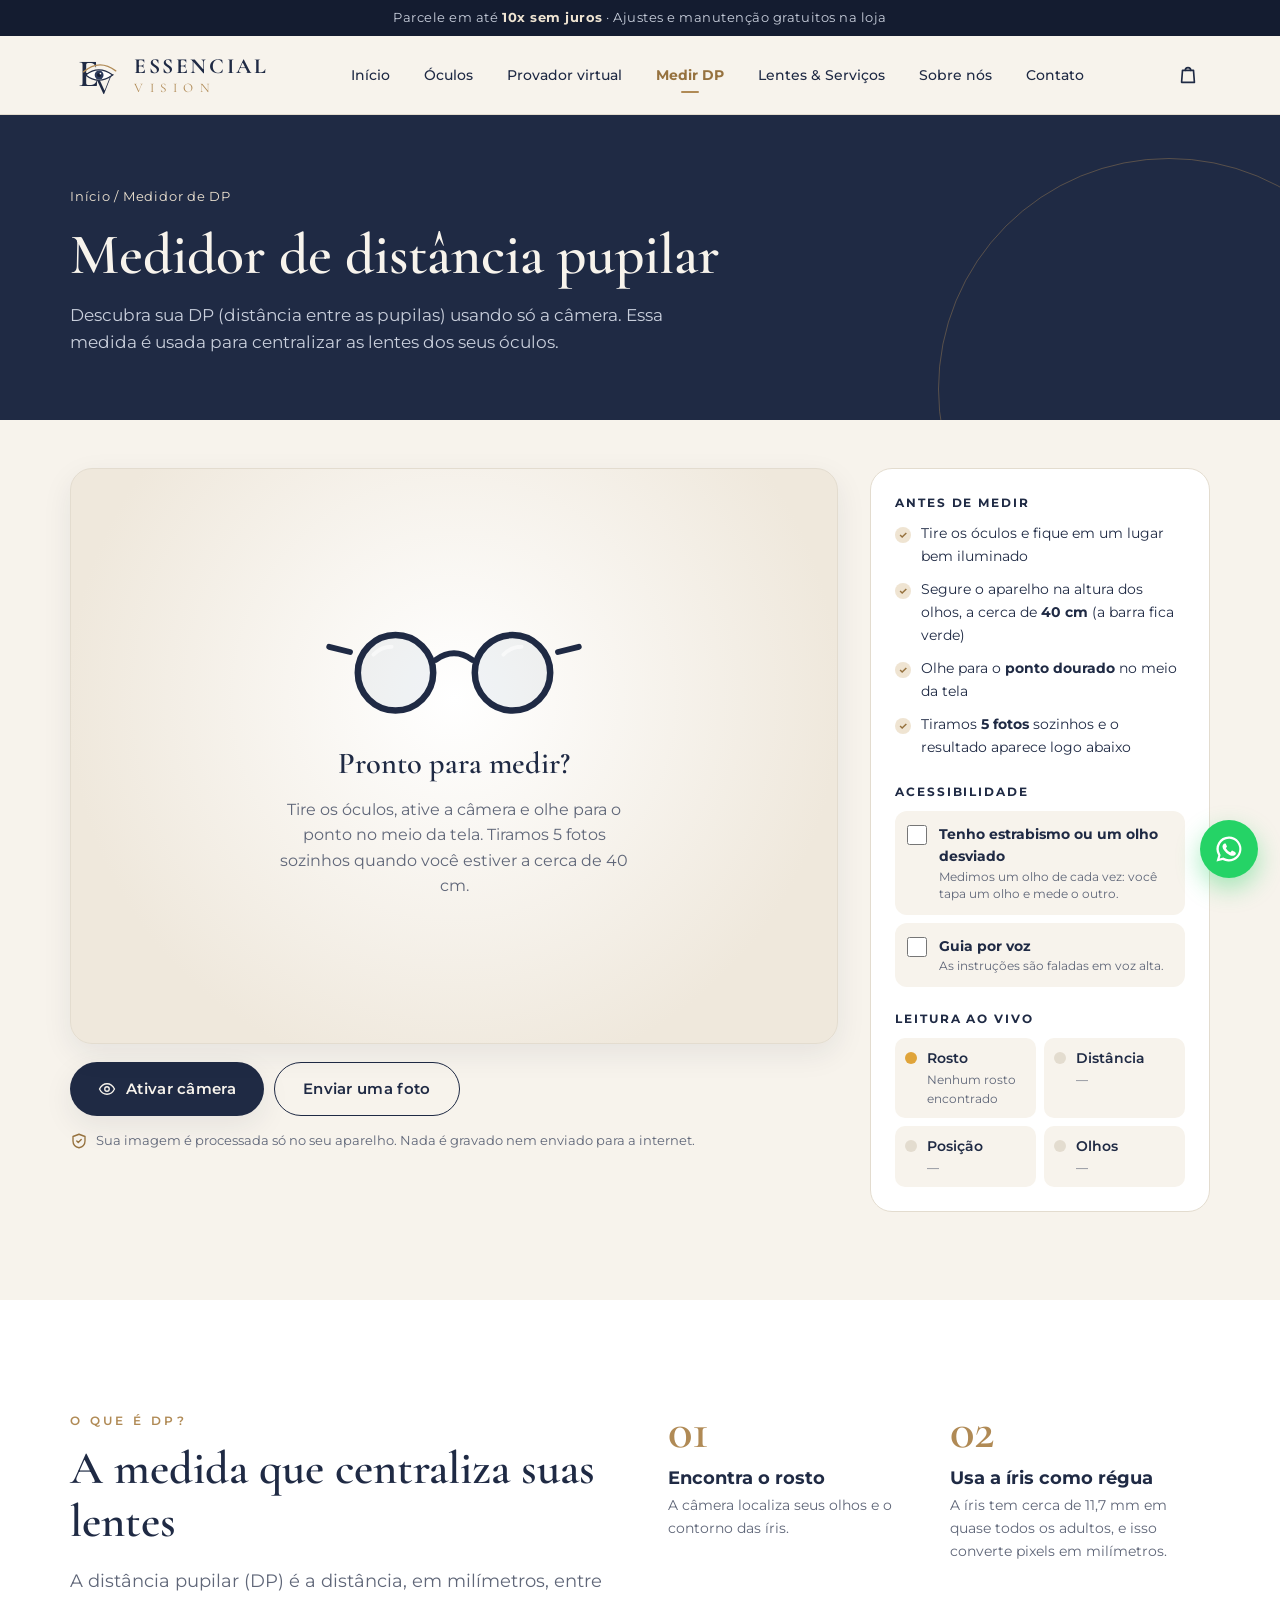
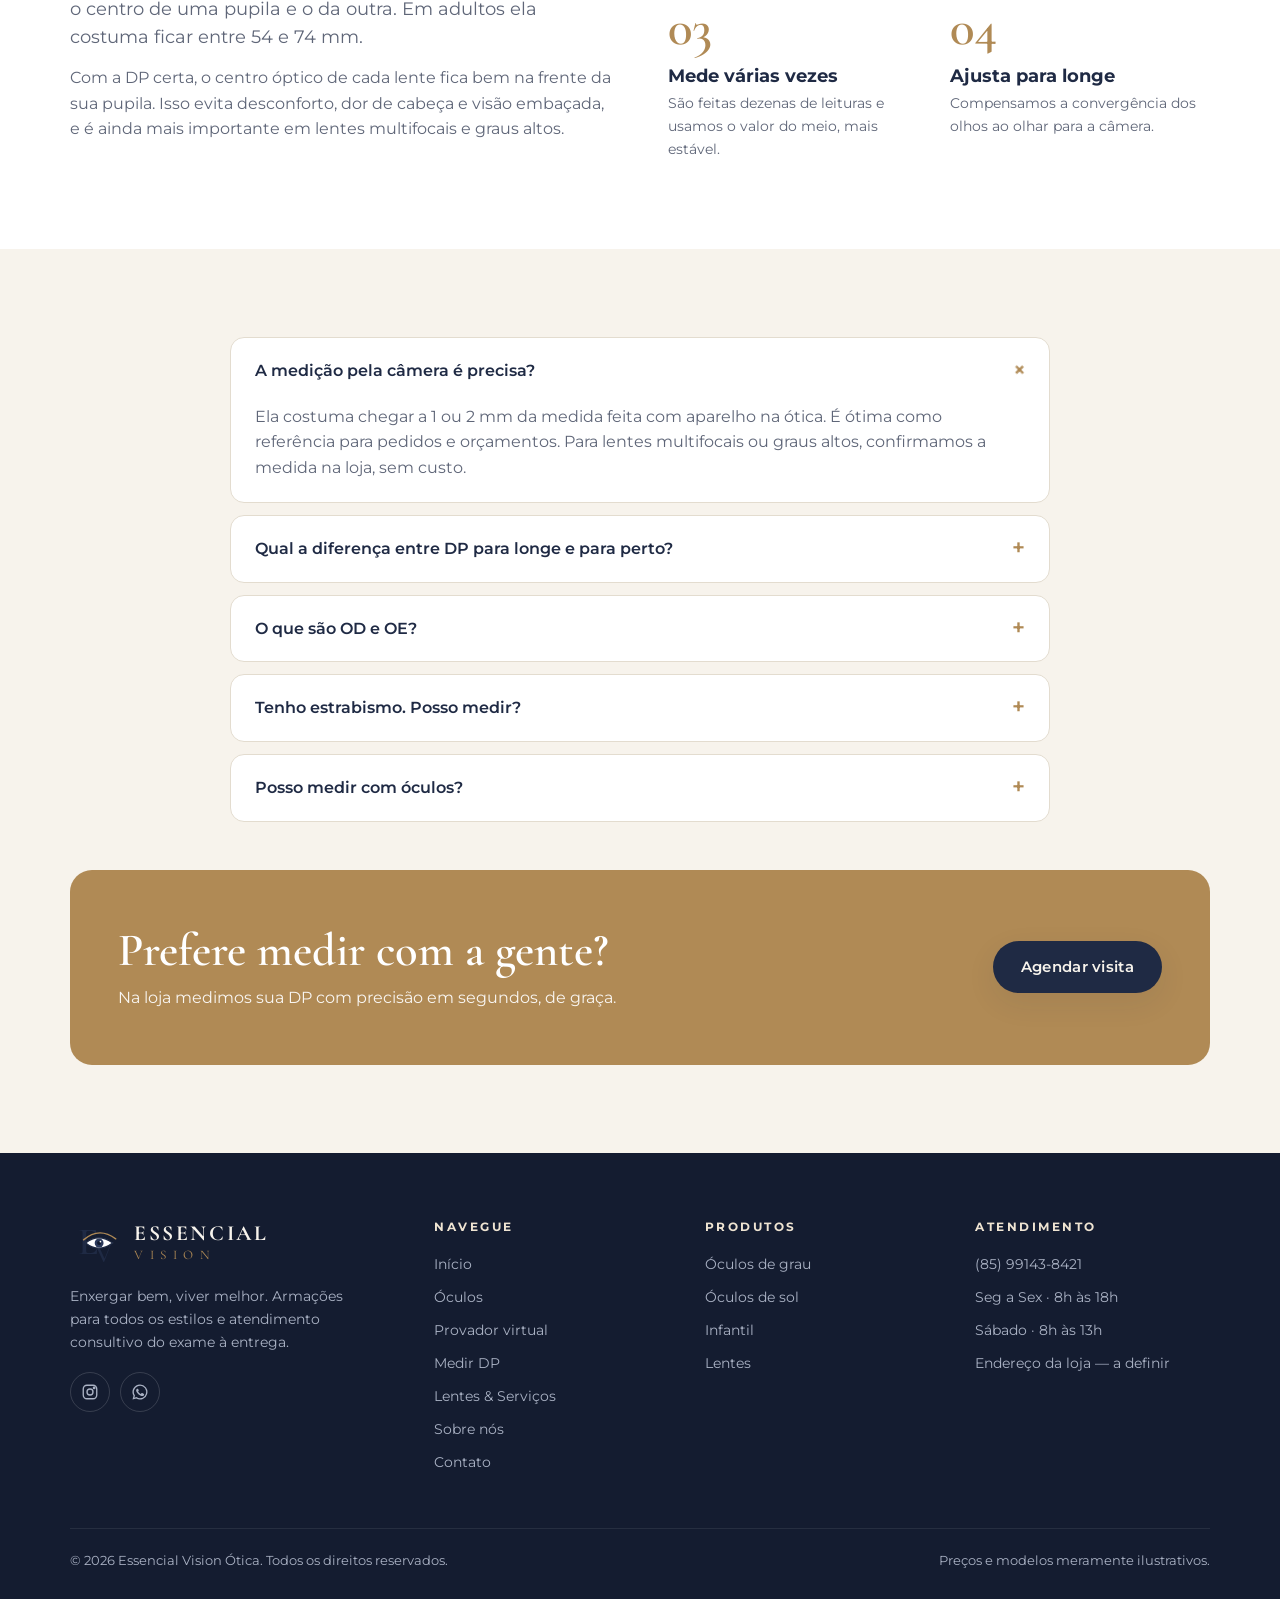
<file: medidor.html>
<!doctype html>
<html lang="pt-BR">
<head>
  <meta charset="utf-8">
  <meta name="viewport" content="width=device-width, initial-scale=1">
  <title>Medidor de DP | Essencial Vision Ótica</title>
  <meta name="description" content="Meça sua distância pupilar (DP) pela câmera do celular ou do computador, de graça, com o medidor online da Essencial Vision Ótica.">
  <link rel="icon" href="assets/logo-instagram.jpg">
  <link rel="preconnect" href="https://fonts.googleapis.com">
  <link rel="preconnect" href="https://fonts.gstatic.com" crossorigin>
  <link href="https://fonts.googleapis.com/css2?family=Cormorant+Garamond:wght@500;600;700&family=Montserrat:wght@400;500;600;700;800&display=swap" rel="stylesheet">
  <link rel="stylesheet" href="assets/style.css">
</head>
<body>
  <div id="site-header"></div>

  <main>
    <section class="page-hero">
      <div class="container">
        <div class="breadcrumb"><a href="index.html">Início</a> / Medidor de DP</div>
        <h1>Medidor de distância pupilar</h1>
        <p>Descubra sua DP (distância entre as pupilas) usando só a câmera. Essa medida é usada para centralizar as lentes dos seus óculos.</p>
      </div>
    </section>

    <section class="section" style="padding-top:48px">
      <div class="container tryon">
        <!-- Câmera -->
        <div>
          <div class="tryon__stage pd-stage" id="pd-stage" data-mode="idle">
            <video id="pd-video" playsinline muted autoplay hidden></video>
            <img id="pd-photo" alt="Foto usada na medição" hidden>
            <canvas id="pd-canvas" aria-hidden="true"></canvas>
            <div class="pd-guide" aria-hidden="true"></div>

            <!-- Ponto fixo para o olhar -->
            <div class="pd-ponto" aria-hidden="true"><span></span></div>

            <!-- Medidor de distância -->
            <div class="pd-dist" id="pd-dist" aria-hidden="true">
              <div class="pd-dist__track"><div class="pd-dist__zona" id="pd-dist-zona"></div><div class="pd-dist__marca" id="pd-dist-marca"></div></div>
              <div class="pd-dist__labels"><span>Perto</span><strong id="pd-dist-txt">—</strong><span>Longe</span></div>
            </div>

            <div class="pd-contador" id="pd-contador" hidden></div>
            <div class="pd-etapa" id="pd-etapa" hidden></div>
            <div class="pd-sim" id="pd-sim" hidden>Simulação de estrabismo ativa</div>
            <div class="pd-flash" id="pd-flash"></div>

            <!-- Instrução do modo um olho de cada vez -->
            <div class="pd-aviso" id="pd-aviso" hidden>
              <div class="pd-aviso__olho" id="pd-aviso-olho"></div>
              <strong id="pd-aviso-titulo"></strong>
              <span id="pd-aviso-texto"></span>
              <b class="pd-aviso__tempo" id="pd-aviso-tempo"></b>
            </div>

            <div class="pd-intro" id="pd-intro">
              <div class="pd-intro__art" data-art="redondo|#1f2a44|#9fb3c8|0.15"></div>
              <strong>Pronto para medir?</strong>
              <span>Tire os óculos, ative a câmera e olhe para o ponto no meio da tela. Tiramos 5 fotos sozinhos quando você estiver a cerca de 40 cm.</span>
            </div>
            <div class="tryon__hint" id="pd-dica" role="status" aria-live="polite" hidden>Centralize o rosto na moldura</div>
            <div class="tryon__status" id="pd-status" role="alert" hidden></div>
          </div>

          <!-- As 5 fotos -->
          <div class="pd-fotos" id="pd-fotos" hidden>
            <div class="pd-fotos__head"><strong id="pd-fotos-titulo">Fotos da medição</strong><small id="pd-fotos-info">A DP final é a mediana das 5 fotos</small></div>
            <div class="pd-fotos__grid" id="pd-fotos-grid"></div>
          </div>

          <div class="tryon__controls">
            <button class="btn btn--primary" id="btn-camera"><span data-icon="eye"></span> Ativar câmera</button>
            <button class="btn btn--gold" id="btn-medir" hidden>Medir novamente</button>
            <label class="btn btn--outline" for="pd-upload" style="margin:0">Enviar uma foto</label>
            <input type="file" id="pd-upload" accept="image/*" hidden>
            <button class="btn btn--outline" id="btn-parar" hidden>Recomeçar</button>
          </div>
          <p class="tryon__privacy"><span data-icon="shield"></span> Sua imagem é processada só no seu aparelho. Nada é gravado nem enviado para a internet.</p>
        </div>

        <!-- Painel -->
        <aside class="tryon__panel">
          <h4 class="tryon__label">Antes de medir</h4>
          <ul class="checklist" style="margin:0 0 6px">
            <li>Tire os óculos e fique em um lugar bem iluminado</li>
            <li>Segure o aparelho na altura dos olhos, a cerca de <strong>40 cm</strong> (a barra fica verde)</li>
            <li>Olhe para o <strong>ponto dourado</strong> no meio da tela</li>
            <li>Tiramos <strong>5 fotos</strong> sozinhos e o resultado aparece logo abaixo</li>
          </ul>

          <h4 class="tryon__label">Acessibilidade</h4>
          <label class="pd-toggle">
            <input type="checkbox" id="pd-estrabismo">
            <span><strong>Tenho estrabismo ou um olho desviado</strong><small>Medimos um olho de cada vez: você tapa um olho e mede o outro.</small></span>
          </label>
          <label class="pd-toggle">
            <input type="checkbox" id="pd-voz">
            <span><strong>Guia por voz</strong><small>As instruções são faladas em voz alta.</small></span>
          </label>

          <h4 class="tryon__label" id="pd-leitura-titulo">Leitura ao vivo</h4>
          <ul class="pd-checks" id="pd-checks">
            <li data-check="rosto"><i></i><div>Rosto<small>—</small></div></li>
            <li data-check="distancia"><i></i><div>Distância<small>—</small></div></li>
            <li data-check="reto"><i></i><div>Posição<small>—</small></div></li>
            <li data-check="olhos"><i></i><div>Olhos<small>—</small></div></li>
          </ul>

          <div class="pd-result" id="pd-resultado" hidden>
            <span class="product__cat">Sua DP para longe</span>
            <div class="pd-result__big"><span id="pd-valor">—</span> <small>mm</small></div>
            <div class="pd-result__grid">
              <div><small>Para perto (leitura)</small><strong><span id="pd-perto">—</span> mm</strong></div>
              <div><small>Olho direito (OD)</small><strong><span id="pd-od">—</span> mm</strong></div>
              <div><small>Olho esquerdo (OE)</small><strong><span id="pd-oe">—</span> mm</strong></div>
            </div>
            <p class="pd-result__note" id="pd-precisao"></p>
            <div class="pd-alerta" id="pd-alerta" hidden>
              <strong>Seus olhos parecem olhar para direções diferentes</strong>
              <p>Isso pode acontecer se você não olhou para o ponto, ou em casos de estrabismo. Para uma medida mais confiável, meça um olho de cada vez.</p>
              <button class="btn btn--gold btn--block" id="pd-modo-estrabismo">Medir um olho de cada vez</button>
            </div>
            <div style="display:flex;flex-direction:column;gap:10px;margin-top:14px">
              <button class="btn btn--primary" id="pd-wa"><span data-icon="whatsapp"></span> Enviar para a loja</button>
              <button class="btn btn--outline" id="pd-copiar">Copiar medidas</button>
            </div>
          </div>
        </aside>
      </div>
    </section>

    <!-- Explicação -->
    <section class="section section--white">
      <div class="container split">
        <div>
          <span class="eyebrow">O que é DP?</span>
          <h2>A medida que centraliza suas lentes</h2>
          <p class="lead">A distância pupilar (DP) é a distância, em milímetros, entre o centro de uma pupila e o da outra. Em adultos ela costuma ficar entre 54 e 74 mm.</p>
          <p style="color:var(--muted)">Com a DP certa, o centro óptico de cada lente fica bem na frente da sua pupila. Isso evita desconforto, dor de cabeça e visão embaçada, e é ainda mais importante em lentes multifocais e graus altos.</p>
        </div>
        <div class="steps pd-how">
          <div class="step"><h3>Encontra o rosto</h3><p>A câmera localiza seus olhos e o contorno das íris.</p></div>
          <div class="step"><h3>Usa a íris como régua</h3><p>A íris tem cerca de 11,7 mm em quase todos os adultos, e isso converte pixels em milímetros.</p></div>
          <div class="step"><h3>Mede várias vezes</h3><p>São feitas dezenas de leituras e usamos o valor do meio, mais estável.</p></div>
          <div class="step"><h3>Ajusta para longe</h3><p>Compensamos a convergência dos olhos ao olhar para a câmera.</p></div>
        </div>
      </div>
    </section>

    <section class="section">
      <div class="container">
        <div class="faq">
          <details open><summary>A medição pela câmera é precisa?</summary><p>Ela costuma chegar a 1 ou 2 mm da medida feita com aparelho na ótica. É ótima como referência para pedidos e orçamentos. Para lentes multifocais ou graus altos, confirmamos a medida na loja, sem custo.</p></details>
          <details><summary>Qual a diferença entre DP para longe e para perto?</summary><p>Ao olhar para perto os olhos se aproximam (convergem), por isso a DP de perto é cerca de 3 mm menor. Óculos de uso geral usam a DP de longe; óculos só de leitura usam a de perto.</p></details>
          <details><summary>O que são OD e OE?</summary><p>É a DP monocular: a distância de cada pupila até o centro do nariz. OD é o olho direito e OE o esquerdo. Ela é usada em lentes multifocais e quando o rosto não é perfeitamente simétrico (o que é normal).</p></details>
          <details><summary>Tenho estrabismo. Posso medir?</summary><p>Sim. Marque a opção “Tenho estrabismo ou um olho desviado”. Você tapa um olho com a mão e olha para o ponto com o outro, e depois inverte. Assim cada olho é medido enquanto está olhando reto. Se o medidor perceber que os olhos não estão alinhados, ele mesmo sugere esse modo.</p></details>
          <details><summary>Posso medir com óculos?</summary><p>Não. Os óculos refletem luz e distorcem a imagem dos olhos. Tire os óculos para medir.</p></details>
        </div>
        <div class="cta" style="margin-top:48px">
          <div><h2>Prefere medir com a gente?</h2><p>Na loja medimos sua DP com precisão em segundos, de graça.</p></div>
          <a href="contato.html" class="btn btn--primary">Agendar visita</a>
        </div>
      </div>
    </section>
  </main>

  <div id="site-footer"></div>
  <script src="assets/app.js"></script>
  <script type="module" src="assets/medidor.js"></script>
</body>
</html>
</file>
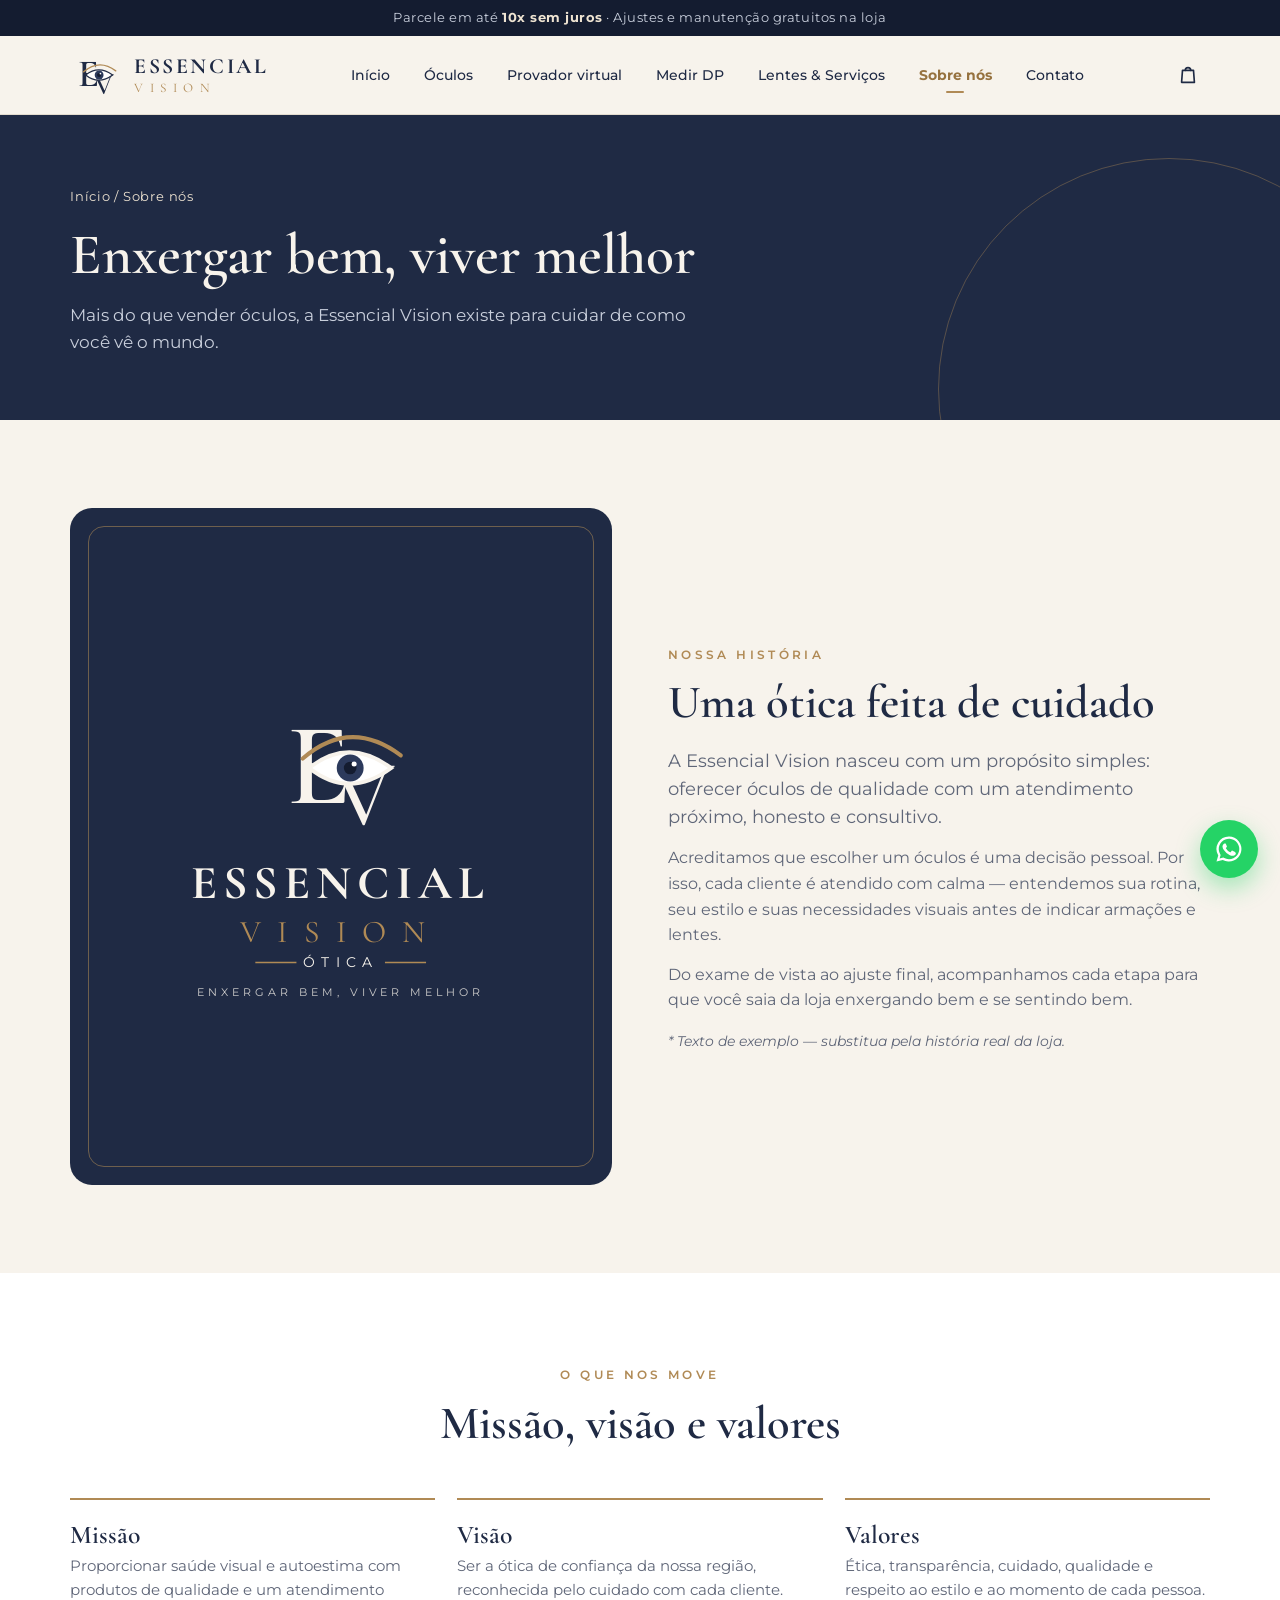
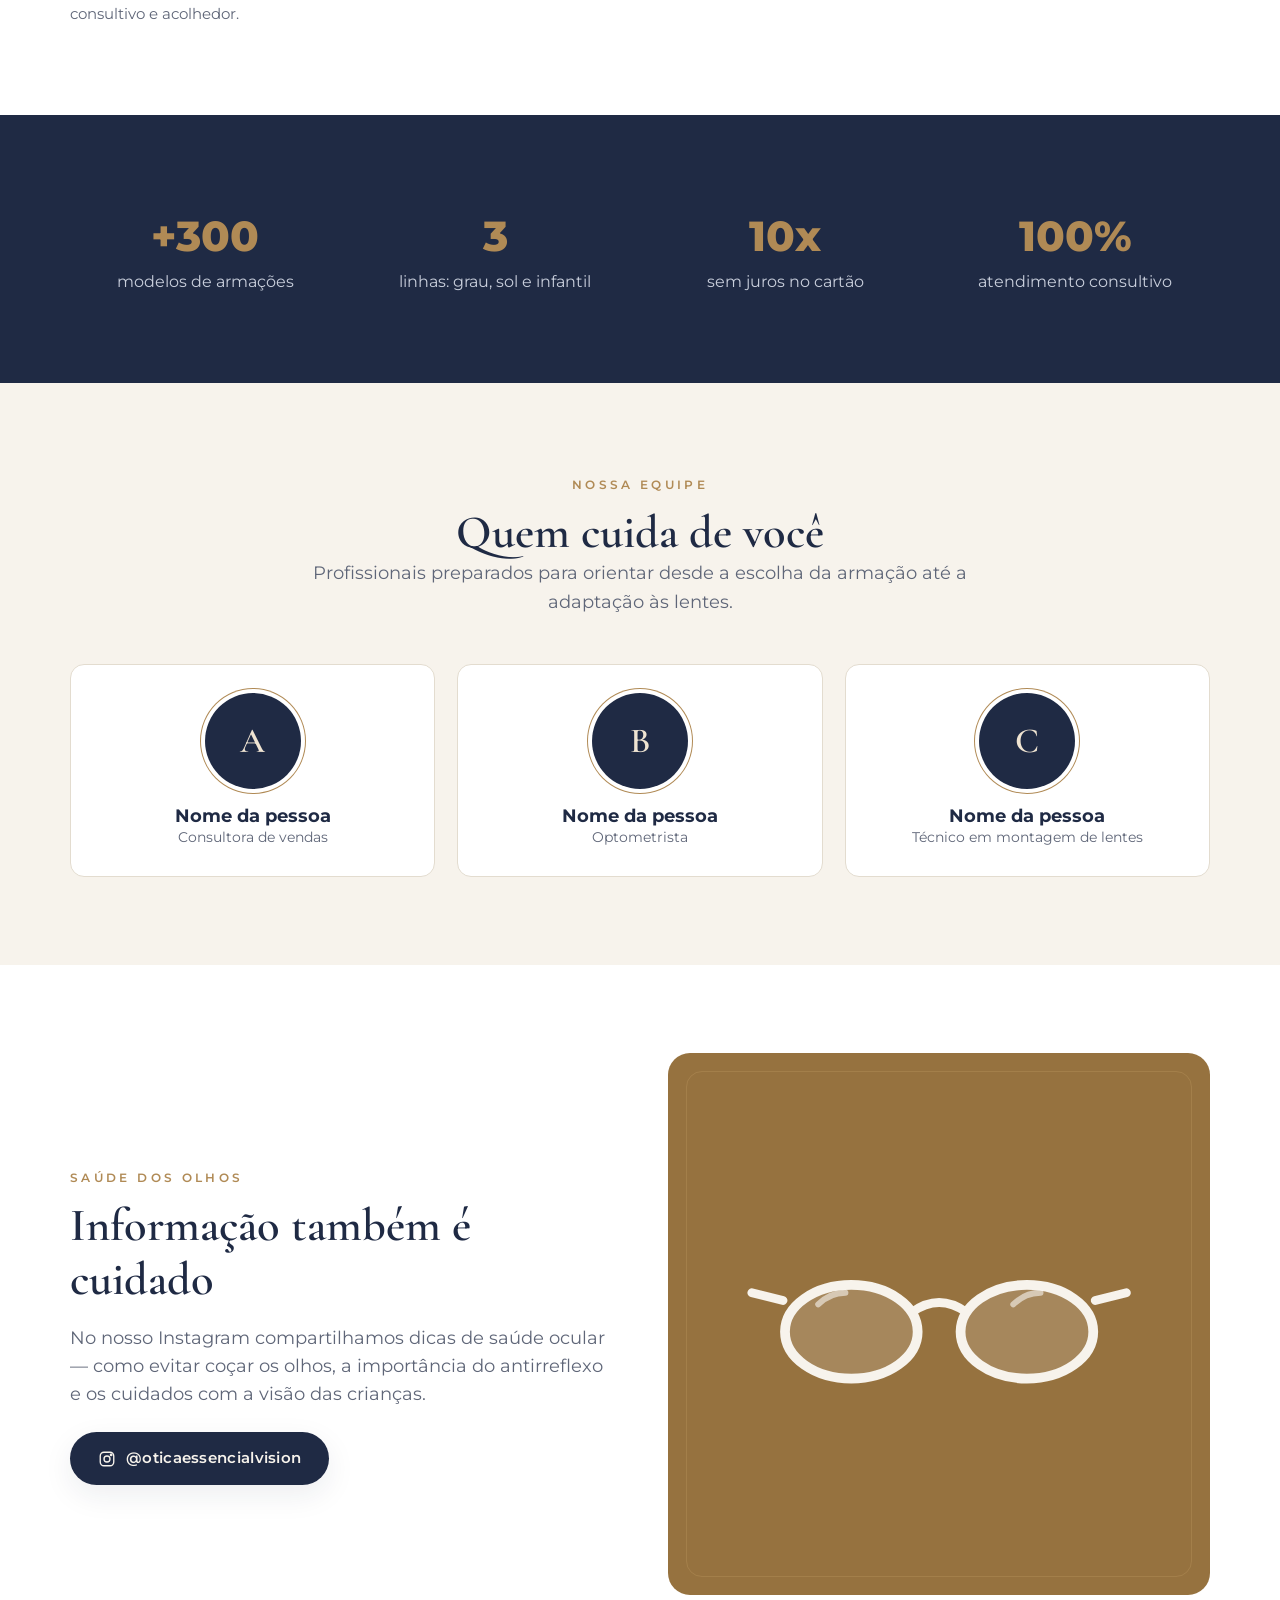
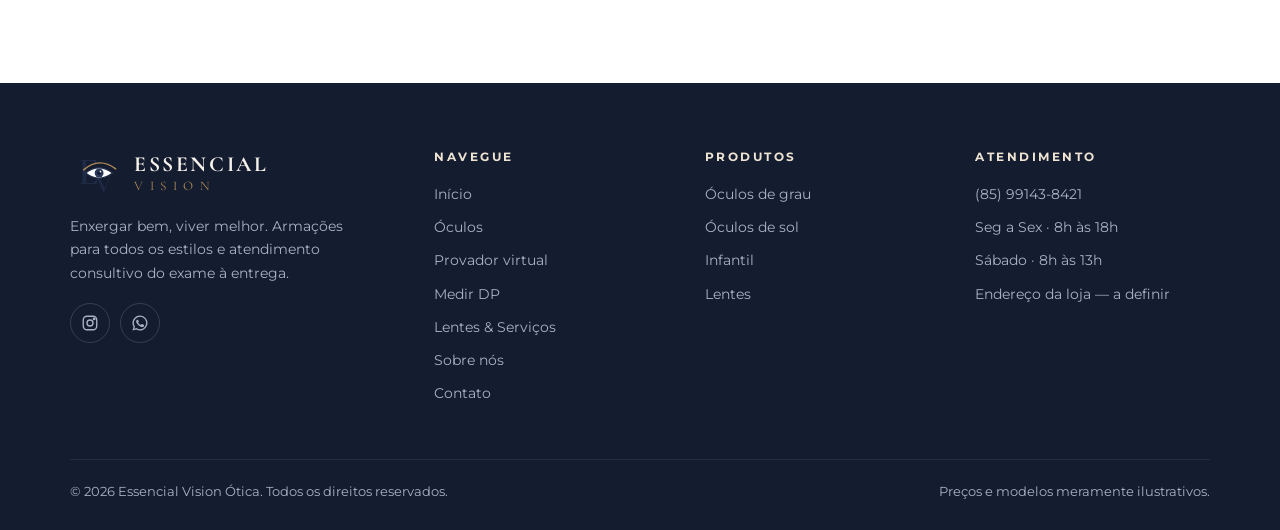
<file: sobre.html>
<!doctype html>
<html lang="pt-BR">
<head>
  <meta charset="utf-8">
  <meta name="viewport" content="width=device-width, initial-scale=1">
  <title>Sobre nós | Essencial Vision Ótica</title>
  <meta name="description" content="Conheça a Essencial Vision Ótica: atendimento consultivo, armações para todos os estilos e cuidado com a sua visão.">
  <link rel="icon" href="assets/logo-instagram.jpg">
  <link rel="preconnect" href="https://fonts.googleapis.com">
  <link rel="preconnect" href="https://fonts.gstatic.com" crossorigin>
  <link href="https://fonts.googleapis.com/css2?family=Cormorant+Garamond:wght@500;600;700&family=Montserrat:wght@400;500;600;700;800&display=swap" rel="stylesheet">
  <link rel="stylesheet" href="assets/style.css">
</head>
<body>
  <div id="site-header"></div>

  <main>
    <section class="page-hero">
      <div class="container">
        <div class="breadcrumb"><a href="index.html">Início</a> / Sobre nós</div>
        <h1>Enxergar bem, viver melhor</h1>
        <p>Mais do que vender óculos, a Essencial Vision existe para cuidar de como você vê o mundo.</p>
      </div>
    </section>

    <!-- Nossa história -->
    <section class="section">
      <div class="container split">
        <div class="frame reveal" data-logo-full="dark"></div>
        <div class="reveal">
          <span class="eyebrow">Nossa história</span>
          <h2>Uma ótica feita de cuidado</h2>
          <p class="lead">A Essencial Vision nasceu com um propósito simples: oferecer óculos de qualidade com um atendimento próximo, honesto e consultivo.</p>
          <p style="color:var(--muted)">Acreditamos que escolher um óculos é uma decisão pessoal. Por isso, cada cliente é atendido com calma — entendemos sua rotina, seu estilo e suas necessidades visuais antes de indicar armações e lentes.</p>
          <p style="color:var(--muted)">Do exame de vista ao ajuste final, acompanhamos cada etapa para que você saia da loja enxergando bem e se sentindo bem.</p>
          <p style="color:var(--muted);font-size:.85rem;font-style:italic;margin-top:18px">* Texto de exemplo — substitua pela história real da loja.</p>
        </div>
      </div>
    </section>

    <!-- Missão, visão, valores -->
    <section class="section section--white">
      <div class="container">
        <div class="section-head reveal">
          <span class="eyebrow">O que nos move</span>
          <h2>Missão, visão e valores</h2>
        </div>
        <div class="values">
          <div class="value reveal"><h3>Missão</h3><p>Proporcionar saúde visual e autoestima com produtos de qualidade e um atendimento consultivo e acolhedor.</p></div>
          <div class="value reveal"><h3>Visão</h3><p>Ser a ótica de confiança da nossa região, reconhecida pelo cuidado com cada cliente.</p></div>
          <div class="value reveal"><h3>Valores</h3><p>Ética, transparência, cuidado, qualidade e respeito ao estilo e ao momento de cada pessoa.</p></div>
        </div>
      </div>
    </section>

    <!-- Diferenciais em números -->
    <section class="section section--navy">
      <div class="container">
        <div class="features" style="text-align:center">
          <div class="reveal"><strong style="font-size:2.6rem;font-weight:800;color:var(--gold)">+300</strong><p style="color:#c9cfdc">modelos de armações</p></div>
          <div class="reveal"><strong style="font-size:2.6rem;font-weight:800;color:var(--gold)">3</strong><p style="color:#c9cfdc">linhas: grau, sol e infantil</p></div>
          <div class="reveal"><strong style="font-size:2.6rem;font-weight:800;color:var(--gold)">10x</strong><p style="color:#c9cfdc">sem juros no cartão</p></div>
          <div class="reveal"><strong style="font-size:2.6rem;font-weight:800;color:var(--gold)">100%</strong><p style="color:#c9cfdc">atendimento consultivo</p></div>
        </div>
      </div>
    </section>

    <!-- Equipe -->
    <section class="section">
      <div class="container">
        <div class="section-head reveal">
          <span class="eyebrow">Nossa equipe</span>
          <h2>Quem cuida de você</h2>
          <p class="lead">Profissionais preparados para orientar desde a escolha da armação até a adaptação às lentes.</p>
        </div>
        <div class="team">
          <div class="member reveal"><div class="avatar">A</div><h3>Nome da pessoa</h3><p>Consultora de vendas</p></div>
          <div class="member reveal"><div class="avatar">B</div><h3>Nome da pessoa</h3><p>Optometrista</p></div>
          <div class="member reveal"><div class="avatar">C</div><h3>Nome da pessoa</h3><p>Técnico em montagem de lentes</p></div>
        </div>
      </div>
    </section>

    <!-- Compromisso social -->
    <section class="section section--white">
      <div class="container split">
        <div class="reveal">
          <span class="eyebrow">Saúde dos olhos</span>
          <h2>Informação também é cuidado</h2>
          <p class="lead">No nosso Instagram compartilhamos dicas de saúde ocular — como evitar coçar os olhos, a importância do antirreflexo e os cuidados com a visão das crianças.</p>
          <a href="https://instagram.com/oticaessencialvision" target="_blank" rel="noopener" class="btn btn--primary" style="margin-top:24px"><span data-icon="instagram"></span> @oticaessencialvision</a>
        </div>
        <div class="frame reveal" style="aspect-ratio:1/1;background:var(--gold-600)">
          <div data-art="oval|#f7f3ec|#ffffff|0.15" style="width:72%"></div>
        </div>
      </div>
    </section>
  </main>

  <div id="site-footer"></div>
  <script src="assets/app.js"></script>
</body>
</html>
</file>
<file: assets/style.css>
/* ==========================================================
   Essencial Vision Ótica — estilos globais
   Cores baseadas na identidade do Instagram @oticaessencialvision
   ========================================================== */
:root {
  --navy: #1f2a44;
  --navy-900: #141c30;
  --navy-700: #2c3a5c;
  --gold: #b08a55;
  --gold-600: #96723f;
  --gold-100: #efe4d2;
  --cream: #f7f3ec;
  --cream-200: #efe8dc;
  --white: #ffffff;
  --text: #1f2a44;
  --muted: #5f6678;
  --line: #e3dccf;
  --danger: #a3302a;
  --success: #2f7a4f;

  --serif: "Cormorant Garamond", Georgia, "Times New Roman", serif;
  --sans: "Montserrat", "Segoe UI", Arial, sans-serif;

  --radius: 14px;
  --radius-lg: 22px;
  --shadow: 0 10px 30px rgba(31, 42, 68, 0.08);
  --shadow-lg: 0 20px 50px rgba(31, 42, 68, 0.16);
  --max: 1180px;
}

* { box-sizing: border-box; margin: 0; padding: 0; }
html { scroll-behavior: smooth; }
body {
  font-family: var(--sans);
  color: var(--text);
  background: var(--cream);
  line-height: 1.6;
  -webkit-font-smoothing: antialiased;
}
img, svg { max-width: 100%; display: block; }
a { color: inherit; text-decoration: none; }
button { font: inherit; cursor: pointer; border: 0; background: none; color: inherit; }
input, select, textarea { font: inherit; color: inherit; }

.container { width: 100%; max-width: var(--max); margin: 0 auto; padding: 0 20px; }
.section { padding: 88px 0; }
.section--white { background: var(--white); }
.section--navy { background: var(--navy); color: var(--cream); }
.section-head { text-align: center; max-width: 680px; margin: 0 auto 48px; }
.eyebrow {
  display: inline-block;
  font-size: .75rem; font-weight: 600; letter-spacing: .28em; text-transform: uppercase;
  color: var(--gold);
  margin-bottom: 12px;
}
h1, h2, h3 { line-height: 1.15; }
h1 { font-family: var(--sans); font-weight: 800; font-size: clamp(2.3rem, 5vw, 3.8rem); letter-spacing: -.02em; }
h2 { font-family: var(--serif); font-weight: 600; font-size: clamp(2rem, 4vw, 2.9rem); }
h3 { font-size: 1.15rem; font-weight: 700; }
.lead { font-size: 1.1rem; color: var(--muted); }
.section--navy .lead { color: #c9cfdc; }
.gold { color: var(--gold); }

/* ---------- Botões ---------- */
.btn {
  display: inline-flex; align-items: center; justify-content: center; gap: 10px;
  padding: 14px 28px; border-radius: 999px;
  font-weight: 600; font-size: .95rem; letter-spacing: .02em;
  transition: transform .2s, background .2s, box-shadow .2s, color .2s;
}
.btn:hover { transform: translateY(-2px); }
.btn--primary { background: var(--navy); color: var(--cream); box-shadow: var(--shadow); }
.btn--primary:hover { background: var(--navy-700); }
.btn--gold { background: var(--gold); color: var(--white); }
.btn--gold:hover { background: var(--gold-600); }
.btn--outline { border: 1.5px solid var(--navy); color: var(--navy); }
.btn--outline:hover { background: var(--navy); color: var(--cream); }
.btn--light { border: 1.5px solid rgba(247,243,236,.5); color: var(--cream); }
.btn--light:hover { background: var(--cream); color: var(--navy); }
.btn--block { width: 100%; }
.btn svg { width: 18px; height: 18px; }

/* ---------- Topo / navegação ---------- */
.topbar {
  background: var(--navy-900); color: #c9cfdc; font-size: .8rem;
  text-align: center; padding: 8px 16px; letter-spacing: .04em;
}
.topbar strong { color: var(--gold-100); }
.header {
  position: sticky; top: 0; z-index: 50;
  background: rgba(247, 243, 236, .94);
  backdrop-filter: blur(10px);
  border-bottom: 1px solid var(--line);
}
.header__inner { display: flex; align-items: center; justify-content: space-between; height: 78px; gap: 20px; }
.brand { display: flex; align-items: center; gap: 12px; }
.brand__mark { width: 52px; height: 52px; }
.brand__text { display: flex; flex-direction: column; line-height: 1; }
.brand__name { font-family: var(--serif); font-weight: 700; font-size: 1.35rem; letter-spacing: .12em; color: var(--navy); }
.brand__sub { font-family: var(--serif); font-size: .82rem; letter-spacing: .5em; color: var(--gold); margin-top: 4px; }

.nav { display: flex; align-items: center; gap: 6px; }
.nav a {
  position: relative; padding: 10px 14px; font-size: .9rem; font-weight: 500; color: var(--navy);
  border-radius: 999px; transition: background .2s;
}
.nav a:hover { background: var(--cream-200); }
.nav a.active { color: var(--gold-600); font-weight: 700; }
.nav a.active::after {
  content: ""; position: absolute; left: 50%; bottom: 4px; width: 18px; height: 2px;
  background: var(--gold); transform: translateX(-50%); border-radius: 2px;
}
.header__actions { display: flex; align-items: center; gap: 8px; }
.icon-btn {
  position: relative; width: 44px; height: 44px; border-radius: 50%;
  display: grid; place-items: center; color: var(--navy); transition: background .2s;
}
.icon-btn:hover { background: var(--cream-200); }
.icon-btn svg { width: 22px; height: 22px; }
.cart-count {
  position: absolute; top: 4px; right: 2px; min-width: 18px; height: 18px; padding: 0 5px;
  border-radius: 999px; background: var(--gold); color: #fff; font-size: .68rem; font-weight: 700;
  display: grid; place-items: center;
}
.cart-count[data-count="0"] { display: none; }
.menu-toggle { display: none; }

@media (max-width: 920px) {
  .menu-toggle { display: grid; }
  .nav {
    position: absolute; top: 100%; left: 0; right: 0; flex-direction: column; align-items: stretch;
    background: var(--cream); padding: 12px 20px 24px; border-bottom: 1px solid var(--line);
    box-shadow: var(--shadow); display: none;
  }
  .nav.open { display: flex; animation: pop .2s ease; }
  .nav a { padding: 14px 12px; border-radius: 10px; }
  .nav a.active::after { left: 12px; transform: none; bottom: 8px; }
  .brand__name { font-size: 1.1rem; }
  .brand__mark { width: 44px; height: 44px; }
}

/* ---------- Hero ---------- */
.hero { position: relative; overflow: hidden; padding: 80px 0 100px; }
.hero::before {
  content: ""; position: absolute; right: -180px; top: -160px; width: 620px; height: 620px;
  border-radius: 50%; background: radial-gradient(circle, var(--gold-100) 0%, transparent 70%);
}
.hero__grid { position: relative; display: grid; grid-template-columns: 1.1fr 1fr; gap: 48px; align-items: center; }
.hero h1 span { color: var(--gold); display: block; }
.hero .lead { margin: 22px 0 34px; max-width: 520px; }
.hero__cta { display: flex; flex-wrap: wrap; gap: 14px; }
.hero__stats { display: flex; gap: 36px; margin-top: 44px; flex-wrap: wrap; }
.hero__stats strong { display: block; font-weight: 800; font-size: 1.9rem; color: var(--navy); line-height: 1; }
.hero__stats span { font-size: .82rem; color: var(--muted); }
.hero__visual {
  position: relative; aspect-ratio: 1/1; border-radius: 50%;
  background: var(--navy); display: grid; place-items: center; box-shadow: var(--shadow-lg);
}
.hero__visual::after {
  content: ""; position: absolute; inset: -16px; border-radius: 50%; border: 1.5px solid var(--gold); opacity: .55;
}
.hero__visual .glasses, .frame .glasses { width: 100%; }
.btn [data-icon], .socials [data-icon] { display: inline-flex; }
.hero__badge {
  position: absolute; background: var(--white); border-radius: 16px; padding: 14px 18px;
  box-shadow: var(--shadow-lg); font-size: .82rem; display: flex; gap: 12px; align-items: center;
}
.hero__badge strong { display: block; color: var(--navy); font-size: .95rem; }
.hero__badge .dot { width: 38px; height: 38px; border-radius: 50%; background: var(--gold-100); display: grid; place-items: center; color: var(--gold-600); }
.hero__badge .dot svg { width: 20px; height: 20px; }
.hero__badge--1 { left: -24px; bottom: 12%; }
.hero__badge--2 { right: -10px; top: 10%; }

@media (max-width: 920px) {
  .hero { padding: 48px 0 72px; }
  .hero__grid { grid-template-columns: 1fr; }
  .hero__visual { max-width: 420px; margin: 0 auto; width: 100%; }
  .hero__badge--1 { left: 0; }
  .hero__badge--2 { right: 0; }
}

/* ---------- Page header (páginas internas) ---------- */
.page-hero { background: var(--navy); color: var(--cream); padding: 72px 0 64px; position: relative; overflow: hidden; }
.page-hero::after {
  content: ""; position: absolute; right: -120px; bottom: -200px; width: 460px; height: 460px;
  border-radius: 50%; border: 1.5px solid rgba(176,138,85,.4);
}
.page-hero h1 { font-family: var(--serif); font-weight: 600; font-size: clamp(2.4rem, 5vw, 3.6rem); letter-spacing: 0; }
.page-hero p { color: #c9cfdc; max-width: 620px; margin-top: 14px; font-size: 1.05rem; }
.breadcrumb { font-size: .8rem; color: var(--gold-100); margin-bottom: 14px; letter-spacing: .06em; }
.breadcrumb a:hover { text-decoration: underline; }

/* ---------- Cards de benefícios ---------- */
.features { display: grid; grid-template-columns: repeat(4, 1fr); gap: 20px; }
.feature {
  background: var(--white); border: 1px solid var(--line); border-radius: var(--radius);
  padding: 28px 24px; transition: transform .25s, box-shadow .25s;
}
.feature:hover { transform: translateY(-4px); box-shadow: var(--shadow); }
.feature__icon {
  width: 52px; height: 52px; border-radius: 14px; background: var(--navy); color: var(--gold-100);
  display: grid; place-items: center; margin-bottom: 18px;
}
.feature__icon svg { width: 26px; height: 26px; }
.feature p { color: var(--muted); font-size: .92rem; margin-top: 8px; }
@media (max-width: 920px) { .features { grid-template-columns: repeat(2, 1fr); } }
@media (max-width: 560px) { .features { grid-template-columns: 1fr; } }

/* ---------- Categorias ---------- */
.categories { display: grid; grid-template-columns: repeat(3, 1fr); gap: 22px; }
.category {
  position: relative; border-radius: var(--radius-lg); overflow: hidden; min-height: 300px;
  display: flex; flex-direction: column; justify-content: flex-end; padding: 28px;
  color: var(--cream); background: var(--navy); transition: transform .25s;
}
.category:hover { transform: translateY(-4px); }
.category:nth-child(2) { background: var(--gold-600); }
.category:nth-child(3) { background: var(--navy-700); }
.category .glasses { position: absolute; top: 34px; left: 50%; transform: translateX(-50%); width: 72%; }
.category h3 { font-family: var(--serif); font-size: 1.9rem; font-weight: 600; }
.category span { font-size: .85rem; opacity: .85; display: inline-flex; align-items: center; gap: 6px; }
@media (max-width: 820px) { .categories { grid-template-columns: 1fr; } }

/* ---------- Produtos ---------- */
.products { display: grid; grid-template-columns: repeat(auto-fill, minmax(250px, 1fr)); gap: 22px; }
.product {
  background: var(--white); border: 1px solid var(--line); border-radius: var(--radius);
  overflow: hidden; display: flex; flex-direction: column; transition: transform .25s, box-shadow .25s;
}
.product:hover { transform: translateY(-4px); box-shadow: var(--shadow); }
.product__img {
  position: relative; aspect-ratio: 4/3; background: linear-gradient(160deg, var(--cream) 0%, var(--cream-200) 100%);
  display: grid; place-items: center; cursor: pointer;
}
.product__img .glasses { width: 78%; transition: transform .35s; }
.product:hover .product__img .glasses { transform: scale(1.06) rotate(-2deg); }
.tag {
  position: absolute; top: 12px; left: 12px; padding: 4px 10px; border-radius: 999px;
  font-size: .68rem; font-weight: 700; letter-spacing: .08em; text-transform: uppercase;
  background: var(--navy); color: var(--cream);
}
.tag--gold { background: var(--gold); color: #fff; }
.tag--sale { background: var(--danger); }
.product__body { padding: 18px 18px 20px; display: flex; flex-direction: column; flex: 1; }
.product__cat { font-size: .7rem; letter-spacing: .18em; text-transform: uppercase; color: var(--gold-600); font-weight: 600; }
.product__name { font-size: 1.05rem; font-weight: 700; margin: 4px 0 2px; }
.product__meta { font-size: .82rem; color: var(--muted); }
.swatches { display: flex; gap: 6px; margin-top: 10px; }
.swatch { width: 16px; height: 16px; border-radius: 50%; border: 2px solid var(--white); box-shadow: 0 0 0 1px var(--line); }
.price { margin-top: auto; padding-top: 14px; display: flex; align-items: baseline; gap: 8px; flex-wrap: wrap; }
.price strong { font-size: 1.3rem; color: var(--navy); }
.price del { font-size: .85rem; color: var(--muted); }
.price small { width: 100%; font-size: .78rem; color: var(--muted); }
.product__actions { display: flex; gap: 8px; margin-top: 14px; }
.product__actions .btn { padding: 11px 14px; font-size: .85rem; flex: 1; }

/* ---------- Catálogo: filtros ---------- */
.catalog { display: grid; grid-template-columns: 260px 1fr; gap: 32px; align-items: start; }
.filters {
  position: sticky; top: 98px; background: var(--white); border: 1px solid var(--line);
  border-radius: var(--radius); padding: 22px;
}
.filters h4 { font-size: .75rem; letter-spacing: .2em; text-transform: uppercase; color: var(--gold-600); margin: 20px 0 10px; }
.filters h4:first-child { margin-top: 0; }
.chip-group { display: flex; flex-wrap: wrap; gap: 8px; }
.chip {
  padding: 7px 14px; border-radius: 999px; border: 1px solid var(--line); font-size: .82rem;
  background: var(--cream); transition: all .2s;
}
.chip:hover { border-color: var(--navy); }
.chip.active { background: var(--navy); color: var(--cream); border-color: var(--navy); }
.field { width: 100%; padding: 12px 14px; border: 1px solid var(--line); border-radius: 10px; background: var(--cream); }
.field:focus { outline: 2px solid var(--gold); outline-offset: 1px; border-color: transparent; }
.range-label { display: flex; justify-content: space-between; font-size: .82rem; color: var(--muted); }
input[type="range"] { width: 100%; accent-color: var(--navy); }
.catalog__bar { display: flex; justify-content: space-between; align-items: center; gap: 16px; margin-bottom: 20px; flex-wrap: wrap; }
.catalog__bar p { color: var(--muted); font-size: .9rem; }
.catalog__bar select { width: auto; }
.empty { text-align: center; padding: 60px 20px; color: var(--muted); grid-column: 1 / -1; }
.filters-toggle { display: none; }
.catalog > * { min-width: 0; }
@media (max-width: 920px) {
  .catalog { grid-template-columns: 1fr; }
  .filters { position: static; display: none; }
  .filters.open { display: block; }
  .filters-toggle { display: inline-flex; }
}

/* ---------- Modal produto ---------- */
.modal {
  position: fixed; inset: 0; z-index: 100; background: rgba(20, 28, 48, .6);
  display: none; align-items: center; justify-content: center; padding: 20px;
}
.modal.open { display: flex; }
.modal__box {
  position: relative; background: var(--white); border-radius: var(--radius-lg); max-width: 880px; width: 100%;
  max-height: 92vh; overflow: auto; display: grid; grid-template-columns: 1fr 1fr; animation: pop .25s ease;
}
@keyframes pop { from { opacity: 0; transform: scale(.96); } to { opacity: 1; transform: none; } }
.modal__img { background: var(--cream); display: grid; place-items: center; padding: 40px; }
.modal__body { padding: 36px 32px; }
.modal__close { position: absolute; top: 12px; right: 12px; width: 40px; height: 40px; border-radius: 50%; background: var(--cream); display: grid; place-items: center; }
.modal__close svg { width: 18px; height: 18px; }
.modal h3 { font-family: var(--serif); font-size: 2rem; font-weight: 600; }
.specs { list-style: none; margin: 18px 0; border-top: 1px solid var(--line); }
.specs li { display: flex; justify-content: space-between; padding: 10px 0; border-bottom: 1px solid var(--line); font-size: .9rem; }
.specs li span:first-child { color: var(--muted); }
.color-pick { display: flex; gap: 10px; margin: 8px 0 18px; }
.color-pick button { width: 30px; height: 30px; border-radius: 50%; border: 3px solid var(--white); box-shadow: 0 0 0 1px var(--line); }
.color-pick button.active { box-shadow: 0 0 0 2px var(--gold); }
@media (max-width: 720px) {
  .modal__box { grid-template-columns: 1fr; }
  .modal__body { padding: 26px 22px; }
}

/* ---------- Sacola (drawer) ---------- */
.drawer-overlay { position: fixed; inset: 0; background: rgba(20,28,48,.5); z-index: 90; opacity: 0; pointer-events: none; transition: opacity .3s; }
.drawer-overlay.open { opacity: 1; pointer-events: auto; }
.drawer {
  position: fixed; top: 0; right: 0; height: 100%; width: 400px; max-width: 100%; background: var(--white);
  z-index: 95; transform: translateX(100%); transition: transform .3s; display: flex; flex-direction: column;
}
.drawer.open { transform: none; }
.drawer__head { display: flex; justify-content: space-between; align-items: center; padding: 22px 24px; border-bottom: 1px solid var(--line); }
.drawer__head h3 { font-family: var(--serif); font-size: 1.6rem; font-weight: 600; }
.drawer__items { flex: 1; overflow: auto; padding: 8px 24px; }
.cart-item { display: grid; grid-template-columns: 84px 1fr auto; gap: 14px; padding: 16px 0; border-bottom: 1px solid var(--line); align-items: center; }
.cart-item__img { background: var(--cream); border-radius: 10px; padding: 10px; }
.cart-item h4 { font-size: .92rem; }
.cart-item p { font-size: .8rem; color: var(--muted); }
.qty { display: inline-flex; align-items: center; border: 1px solid var(--line); border-radius: 999px; margin-top: 6px; }
.qty button { width: 28px; height: 28px; font-weight: 700; }
.qty span { min-width: 22px; text-align: center; font-size: .85rem; }
.remove { font-size: .75rem; color: var(--danger); }
.drawer__foot { padding: 20px 24px; border-top: 1px solid var(--line); background: var(--cream); }
.drawer__total { display: flex; justify-content: space-between; font-size: 1.1rem; margin-bottom: 4px; }
.drawer__foot small { display: block; color: var(--muted); margin-bottom: 14px; font-size: .8rem; }
.drawer__empty { text-align: center; color: var(--muted); padding: 60px 10px; }

/* ---------- Lentes / serviços ---------- */
.lens-grid { display: grid; grid-template-columns: repeat(3, 1fr); gap: 22px; }
.lens {
  background: var(--white); border: 1px solid var(--line); border-radius: var(--radius-lg); padding: 30px 26px;
  display: flex; flex-direction: column; position: relative;
}
.lens--featured { border: 2px solid var(--gold); }
.lens--featured::before {
  content: "Mais escolhida"; position: absolute; top: -13px; left: 26px; background: var(--gold); color: #fff;
  font-size: .7rem; font-weight: 700; letter-spacing: .1em; text-transform: uppercase; padding: 4px 12px; border-radius: 999px;
}
.lens h3 { font-family: var(--serif); font-size: 1.7rem; font-weight: 600; }
.lens > p { color: var(--muted); font-size: .9rem; margin: 6px 0 18px; }
.lens__price { font-size: .85rem; color: var(--muted); }
.lens__price strong { font-size: 2rem; color: var(--navy); font-family: var(--serif); }
.checklist { list-style: none; margin: 18px 0 24px; flex: 1; }
.checklist li { position: relative; padding-left: 26px; margin-bottom: 10px; font-size: .9rem; }
.checklist li::before {
  content: ""; position: absolute; left: 0; top: 5px; width: 16px; height: 16px; border-radius: 50%;
  background: var(--gold-100) url("data:image/svg+xml,%3Csvg xmlns='http://www.w3.org/2000/svg' viewBox='0 0 24 24' fill='none' stroke='%2396723f' stroke-width='3.5'%3E%3Cpath d='M5 12l5 5L20 7'/%3E%3C/svg%3E") center/10px no-repeat;
}
@media (max-width: 920px) { .lens-grid { grid-template-columns: 1fr; max-width: 520px; margin: 0 auto; } }

.table-wrap { overflow-x: auto; background: var(--white); border-radius: var(--radius); border: 1px solid var(--line); }
table { width: 100%; border-collapse: collapse; min-width: 560px; }
th, td { text-align: left; padding: 16px 20px; border-bottom: 1px solid var(--line); font-size: .92rem; }
th { background: var(--navy); color: var(--cream); font-weight: 600; font-size: .8rem; letter-spacing: .08em; text-transform: uppercase; }
tr:last-child td { border-bottom: 0; }
td strong { color: var(--navy); }

.steps { display: grid; grid-template-columns: repeat(4, 1fr); gap: 22px; counter-reset: step; }
.step { position: relative; padding-top: 18px; }
.step::before {
  counter-increment: step; content: "0" counter(step);
  font-family: var(--serif); font-size: 3.2rem; font-weight: 600; color: var(--gold); line-height: 1; display: block; margin-bottom: 10px;
}
.step p { color: #c9cfdc; font-size: .9rem; margin-top: 6px; }
@media (max-width: 920px) { .steps { grid-template-columns: repeat(2, 1fr); } }
@media (max-width: 520px) { .steps { grid-template-columns: 1fr; } }

.faq { max-width: 820px; margin: 0 auto; }
.faq details { background: var(--white); border: 1px solid var(--line); border-radius: var(--radius); margin-bottom: 12px; }
.faq summary {
  list-style: none; cursor: pointer; padding: 20px 24px; font-weight: 600; display: flex; justify-content: space-between; gap: 16px;
}
.faq summary::-webkit-details-marker { display: none; }
.faq summary::after { content: "+"; font-size: 1.4rem; color: var(--gold); line-height: 1; transition: transform .2s; }
.faq details[open] summary::after { transform: rotate(45deg); }
.faq details p { padding: 0 24px 22px; color: var(--muted); }

/* ---------- Split / sobre ---------- */
.split { display: grid; grid-template-columns: 1fr 1fr; gap: 56px; align-items: center; }
.split p + p { margin-top: 14px; }
.split .lead { margin-top: 18px; }
.frame {
  position: relative; border-radius: var(--radius-lg); background: var(--navy); aspect-ratio: 4/5;
  display: grid; place-items: center; overflow: hidden;
}
.frame::before { content: ""; position: absolute; inset: 18px; border: 1.5px solid rgba(176,138,85,.55); border-radius: 16px; }
.frame .logo-full { width: 70%; }
@media (max-width: 860px) { .split { grid-template-columns: 1fr; } .frame { max-width: 440px; } }

.values { display: grid; grid-template-columns: repeat(3, 1fr); gap: 22px; }
.value { border-top: 2px solid var(--gold); padding-top: 20px; }
.value h3 { font-family: var(--serif); font-size: 1.6rem; font-weight: 600; }
.value p { color: var(--muted); margin-top: 6px; font-size: .93rem; }
@media (max-width: 820px) { .values { grid-template-columns: 1fr; } }

.team { display: grid; grid-template-columns: repeat(3, 1fr); gap: 22px; }
.member { background: var(--white); border: 1px solid var(--line); border-radius: var(--radius); padding: 28px; text-align: center; }
.avatar {
  width: 96px; height: 96px; margin: 0 auto 16px; border-radius: 50%; background: var(--navy); color: var(--gold-100);
  display: grid; place-items: center; font-family: var(--serif); font-size: 2.2rem; font-weight: 600;
  box-shadow: 0 0 0 4px var(--white), 0 0 0 5px var(--gold);
}
.member p { color: var(--muted); font-size: .88rem; }
@media (max-width: 820px) { .team { grid-template-columns: 1fr; max-width: 420px; margin: 0 auto; } }

/* ---------- Depoimentos ---------- */
.testimonials { display: grid; grid-template-columns: repeat(3, 1fr); gap: 22px; }
.testimonial { background: rgba(255,255,255,.05); border: 1px solid rgba(255,255,255,.1); border-radius: var(--radius); padding: 28px; }
.stars { color: var(--gold); letter-spacing: 3px; margin-bottom: 12px; }
.testimonial p { color: #dfe3ec; font-size: .95rem; }
.testimonial strong { display: block; margin-top: 16px; color: var(--gold-100); font-size: .9rem; }
@media (max-width: 920px) { .testimonials { grid-template-columns: 1fr; } }

/* ---------- CTA ---------- */
.cta {
  background: var(--gold); color: var(--white); border-radius: var(--radius-lg); padding: 54px 48px;
  display: flex; align-items: center; justify-content: space-between; gap: 30px; flex-wrap: wrap;
}
.cta h2 { color: var(--white); }
.cta p { opacity: .92; margin-top: 8px; }
.cta .btn--primary { background: var(--navy); }

/* ---------- Contato ---------- */
.contact { display: grid; grid-template-columns: 1.2fr 1fr; gap: 32px; align-items: start; }
.card { background: var(--white); border: 1px solid var(--line); border-radius: var(--radius-lg); padding: 34px; }
.form-grid { display: grid; grid-template-columns: 1fr 1fr; gap: 16px; }
.form-grid .full { grid-column: 1 / -1; }
label { display: block; font-size: .82rem; font-weight: 600; margin-bottom: 6px; }
textarea.field { resize: vertical; min-height: 110px; }
.info-list { list-style: none; }
.info-list li { display: flex; gap: 16px; padding: 18px 0; border-bottom: 1px solid var(--line); }
.info-list li:last-child { border-bottom: 0; }
.info-list .feature__icon { margin: 0; flex-shrink: 0; width: 46px; height: 46px; }
.info-list strong { display: block; }
.info-list span, .info-list a { color: var(--muted); font-size: .92rem; }
.info-list a:hover { color: var(--gold-600); }
.hours { width: 100%; font-size: .9rem; }
.hours div { display: flex; justify-content: space-between; padding: 6px 0; border-bottom: 1px dashed var(--line); color: var(--muted); }
.map {
  margin-top: 22px; border-radius: var(--radius); overflow: hidden; aspect-ratio: 16/10;
  background: var(--cream-200); display: grid; place-items: center; text-align: center; color: var(--muted); font-size: .9rem; padding: 20px;
}
.form-ok { display: none; margin-top: 16px; padding: 14px 16px; border-radius: 10px; background: #e6f2ea; color: var(--success); font-size: .9rem; }
.form-ok.show { display: block; }
@media (max-width: 920px) { .contact { grid-template-columns: 1fr; } }
@media (max-width: 560px) { .form-grid { grid-template-columns: 1fr; } .card { padding: 24px; } .cta { padding: 40px 26px; } }

/* ---------- Instagram faixa ---------- */
.insta { display: flex; align-items: center; justify-content: space-between; gap: 24px; flex-wrap: wrap; }
.insta__handle { display: flex; align-items: center; gap: 16px; }
.insta__handle img { width: 68px; height: 68px; border-radius: 50%; border: 2px solid var(--gold); }

/* ---------- Rodapé ---------- */
.footer { background: var(--navy-900); color: #aab2c4; padding: 64px 0 28px; font-size: .9rem; }
.footer__grid { display: grid; grid-template-columns: 1.4fr 1fr 1fr 1fr; gap: 36px; }
.footer h4 { color: var(--gold-100); font-size: .78rem; letter-spacing: .2em; text-transform: uppercase; margin-bottom: 16px; }
.footer ul { list-style: none; }
.footer li { margin-bottom: 10px; }
.footer a:hover { color: var(--gold-100); }
.footer .brand__name { color: var(--cream); }
.footer__bottom { border-top: 1px solid rgba(255,255,255,.08); margin-top: 44px; padding-top: 22px; display: flex; justify-content: space-between; gap: 16px; flex-wrap: wrap; font-size: .8rem; }
.socials { display: flex; gap: 10px; margin-top: 18px; }
.socials a { width: 40px; height: 40px; border-radius: 50%; border: 1px solid rgba(255,255,255,.15); display: grid; place-items: center; }
.socials a:hover { background: var(--gold); border-color: var(--gold); color: #fff; }
.socials svg { width: 18px; height: 18px; }
@media (max-width: 860px) { .footer__grid { grid-template-columns: 1fr 1fr; } }
@media (max-width: 520px) { .footer__grid { grid-template-columns: 1fr; } }

/* ---------- WhatsApp flutuante ---------- */
.wa-float {
  position: fixed; right: 22px; bottom: 22px; z-index: 80; width: 58px; height: 58px; border-radius: 50%;
  background: #25d366; color: #fff; display: grid; place-items: center; box-shadow: 0 10px 25px rgba(37,211,102,.4);
  transition: transform .2s;
}
.wa-float:hover { transform: scale(1.08); }
.wa-float svg { width: 30px; height: 30px; }

/* ---------- Toast ---------- */
.toast {
  position: fixed; left: 50%; bottom: 28px; transform: translate(-50%, 140%); z-index: 120;
  background: var(--navy); color: var(--cream); padding: 14px 22px; border-radius: 999px; font-size: .9rem;
  box-shadow: var(--shadow-lg); transition: transform .3s; max-width: calc(100% - 40px);
}
.toast.show { transform: translate(-50%, 0); }

/* ---------- Animação de entrada ---------- */
.reveal { opacity: 0; transform: translateY(18px); transition: opacity .6s, transform .6s; }
.reveal.in { opacity: 1; transform: none; }
@media (prefers-reduced-motion: reduce) {
  .reveal { opacity: 1; transform: none; transition: none; }
  html { scroll-behavior: auto; }
}

/* ---------- Provador virtual ---------- */
.features--3 { grid-template-columns: repeat(3, 1fr); }
@media (max-width: 920px) { .features--3 { grid-template-columns: 1fr; } }

.tryon { display: grid; grid-template-columns: 1fr 340px; gap: 32px; align-items: start; }
.tryon > * { min-width: 0; }
.tryon__stage {
  position: relative; width: 100%; aspect-ratio: 4 / 3; max-height: 78vh; margin: 0 auto;
  border-radius: var(--radius-lg); overflow: hidden;
  background: radial-gradient(circle at 50% 40%, #ffffff 0%, var(--cream-200) 75%);
  border: 1px solid var(--line); box-shadow: var(--shadow);
}
.tryon__stage video, .tryon__stage img, .tryon__stage canvas {
  position: absolute; inset: 0; width: 100%; height: 100%; display: block; object-fit: fill;
}
.tryon__stage[data-mode="video"] video,
.tryon__stage[data-mode="video"] canvas { transform: scaleX(-1); }
.tryon__stage[data-mode="preview"] canvas { cursor: grab; }
.tryon__stage:not([data-mode="preview"]) .tryon__badge { display: none; }
.tryon__badge {
  position: absolute; top: 14px; left: 14px; padding: 6px 12px; border-radius: 999px;
  background: var(--navy); color: var(--cream); font-size: .72rem; font-weight: 600; letter-spacing: .08em; pointer-events: none;
}
.tryon__hint, .tryon__status {
  position: absolute; left: 50%; transform: translateX(-50%); padding: 10px 18px; border-radius: 999px;
  font-size: .85rem; text-align: center; pointer-events: none; max-width: calc(100% - 28px);
}
.tryon__hint { bottom: 16px; background: rgba(20,28,48,.8); color: #fff; }
.tryon__status { top: 50%; transform: translate(-50%, -50%); background: var(--white); color: var(--navy); box-shadow: var(--shadow-lg); border-radius: 14px; font-weight: 600; }
.tryon__status.error { color: var(--danger); }
.tryon__hint[hidden], .tryon__status[hidden] { display: none; }
.tryon__controls { display: flex; flex-wrap: wrap; gap: 10px; margin-top: 18px; }
.tryon__controls .btn { cursor: pointer; }
.tryon__controls .btn:disabled { opacity: .45; cursor: not-allowed; transform: none; }
.tryon__controls [hidden] { display: none; }
.tryon__privacy { display: flex; align-items: center; gap: 8px; color: var(--muted); font-size: .82rem; margin-top: 14px; }
.tryon__privacy [data-icon] { width: 18px; color: var(--gold-600); flex-shrink: 0; }

.tryon__panel { background: var(--white); border: 1px solid var(--line); border-radius: var(--radius-lg); padding: 24px; position: sticky; top: 98px; }
.tryon__label { font-size: .75rem; letter-spacing: .16em; text-transform: uppercase; color: var(--navy); margin: 22px 0 10px; }
.tryon__label:first-child { margin-top: 0; }
.tryon__models { display: grid; grid-template-columns: repeat(3, 1fr); gap: 8px; }
.tryon__model {
  border: 1.5px solid var(--line); border-radius: 12px; padding: 10px 6px 8px; background: var(--cream);
  display: flex; flex-direction: column; align-items: center; gap: 6px; font-size: .8rem; font-weight: 600; transition: border-color .2s;
}
.tryon__model:hover { border-color: var(--navy); }
.tryon__model.active { border-color: var(--gold); background: var(--gold-100); }
.tryon__model [data-art] { width: 100%; }
.tryon__product { margin-top: 24px; padding-top: 20px; border-top: 1px solid var(--line); }
.tryon__product h3 { font-family: var(--serif); font-size: 1.8rem; font-weight: 600; }
@media (max-width: 960px) {
  .tryon { grid-template-columns: 1fr; }
  .tryon__panel { position: static; }
}
.tag--3d { left: auto; right: 12px; background: var(--gold); color: #fff; z-index: 1; }
.tag--3d:hover { background: var(--navy); }
@media (max-width: 1100px) and (min-width: 921px) { .nav a { padding: 10px 9px; font-size: .84rem; } }
.tryon__stage [hidden] { display: none !important; }
.tryon__product .btn { flex: 1 1 100% !important; }

/* ---------- Medidor de DP ---------- */
.pd-stage[data-mode="idle"] canvas, .pd-stage[data-mode="idle"] .pd-guide { display: none; }
.pd-guide {
  position: absolute; left: 50%; top: 47%; width: 38%; aspect-ratio: 3 / 4; transform: translate(-50%, -50%);
  border: 3px dashed rgba(255,255,255,.75); border-radius: 50%; pointer-events: none; transition: border-color .2s;
  box-shadow: 0 0 0 9999px rgba(20,28,48,.28);
}
.pd-stage[data-mode="photo"] .pd-guide { display: none; }
.pd-stage.pd-ok .pd-guide { border-color: #3fbf7f; border-style: solid; }
.pd-intro {
  position: absolute; inset: 0; display: flex; flex-direction: column; align-items: center; justify-content: center;
  text-align: center; gap: 8px; padding: 24px; color: var(--navy);
}
.pd-intro[hidden] { display: none; }
.pd-intro__art { width: min(260px, 60%); margin-bottom: 10px; }
.pd-intro strong { font-family: var(--serif); font-size: 1.9rem; font-weight: 600; }
.pd-intro span { color: var(--muted); max-width: 360px; }
.pd-progress { position: absolute; left: 20px; right: 20px; top: 16px; height: 8px; border-radius: 999px; background: rgba(255,255,255,.5); overflow: hidden; }
.pd-progress[hidden] { display: none; }
.pd-progress span { display: block; height: 100%; width: 0; background: #3fbf7f; transition: width .15s; }

.pd-checks { list-style: none; display: grid; grid-template-columns: 1fr 1fr; gap: 8px; }
.pd-checks li { display: flex; gap: 10px; align-items: flex-start; padding: 10px; border-radius: 10px; background: var(--cream); font-size: .85rem; font-weight: 600; }
.pd-checks small { display: block; font-weight: 400; color: var(--muted); font-size: .75rem; }
.pd-checks i { width: 12px; height: 12px; border-radius: 50%; background: var(--line); margin-top: 4px; flex-shrink: 0; }
.pd-checks li.ok i { background: #3fbf7f; }
.pd-checks li.bad i { background: #e0a43a; }

.pd-result { margin-top: 22px; padding-top: 20px; border-top: 1px solid var(--line); }
.pd-result[hidden] { display: none; }
.pd-result__big { font-size: 3rem; font-weight: 800; color: var(--navy); line-height: 1.1; }
.pd-result__big small { font-size: 1.3rem; color: var(--muted); }
.pd-result__grid { display: grid; grid-template-columns: repeat(3, 1fr); gap: 8px; margin-top: 10px; }
.pd-result__grid div { background: var(--cream); border-radius: 10px; padding: 10px 8px; text-align: center; }
.pd-result__grid small { display: block; font-size: .68rem; color: var(--muted); line-height: 1.3; }
.pd-result__grid strong { font-size: .95rem; color: var(--navy); }
.pd-result__note { font-size: .8rem; color: var(--muted); margin-top: 12px; }
.pd-how { grid-template-columns: 1fr 1fr; }
.pd-how .step p { color: var(--muted); }
@media (max-width: 520px) { .pd-how { grid-template-columns: 1fr; } }

/* ---------- Medidor de DP: 5 fotos, ponto fixo, distância, acessibilidade ---------- */
.tryon__stage[data-mode="congelado"] img,
.tryon__stage[data-mode="congelado"] canvas { transform: scaleX(-1); }
.pd-stage:not([data-mode="video"]) .pd-guide { display: none; }

/* ponto fixo para o olhar */
.pd-ponto { position: absolute; left: 50%; top: 50%; transform: translate(-50%, -50%); width: 34px; height: 34px; pointer-events: none; display: none; }
.pd-stage[data-mode="video"] .pd-ponto { display: block; }
.pd-ponto::before { content: ""; position: absolute; inset: 0; border-radius: 50%; border: 3px solid #fff; box-shadow: 0 0 0 2px rgba(20,28,48,.55); animation: pd-pulso 1.6s ease-in-out infinite; }
.pd-ponto span { position: absolute; left: 50%; top: 50%; width: 12px; height: 12px; transform: translate(-50%, -50%); border-radius: 50%; background: var(--gold); box-shadow: 0 0 0 2px #fff; }
@keyframes pd-pulso { 0%, 100% { transform: scale(1); opacity: 1; } 50% { transform: scale(1.35); opacity: .55; } }

/* barra de distância */
.pd-dist { position: absolute; left: 14px; right: 14px; top: 14px; padding: 8px 12px 6px; border-radius: 12px; background: rgba(20,28,48,.72); color: #fff; display: none; pointer-events: none; }
.pd-stage[data-mode="video"] .pd-dist, .pd-stage[data-mode="congelado"] .pd-dist { display: block; }
.pd-dist__track { position: relative; height: 8px; border-radius: 999px; background: rgba(255,255,255,.25); }
.pd-dist__zona { position: absolute; top: 0; bottom: 0; border-radius: 999px; background: rgba(63,191,127,.75); }
.pd-dist__marca { position: absolute; top: 50%; width: 16px; height: 16px; border-radius: 50%; background: #fff; border: 3px solid var(--gold); transform: translate(-50%, -50%); transition: left .15s; }
.pd-dist.ok .pd-dist__marca { border-color: #3fbf7f; }
.pd-dist__labels { display: flex; justify-content: space-between; font-size: .7rem; margin-top: 4px; opacity: .9; }
.pd-dist__labels strong { font-size: .78rem; }

.pd-contador, .pd-etapa, .pd-sim {
  position: absolute; left: 14px; padding: 6px 12px; border-radius: 999px; font-size: .75rem; font-weight: 700; pointer-events: none;
}
.pd-contador { top: 74px; background: var(--white); color: var(--navy); box-shadow: var(--shadow); }
.pd-etapa { top: 74px; right: 14px; left: auto; background: var(--gold); color: #fff; }
.pd-sim { top: 112px; right: 14px; background: #a3302a; color: #fff; text-align: center; }
.pd-contador[hidden], .pd-etapa[hidden], .pd-sim[hidden] { display: none; }
.pd-flash { position: absolute; inset: 0; background: #fff; opacity: 0; pointer-events: none; }
.pd-flash.on { animation: pd-flash .35s ease-out; }
@keyframes pd-flash { from { opacity: .75; } to { opacity: 0; } }

/* aviso: tapar um olho */
.pd-aviso {
  position: absolute; left: 50%; top: 50%; transform: translate(-50%, -50%); width: min(360px, calc(100% - 28px));
  background: rgba(255,255,255,.96); color: var(--navy); border-radius: 18px; padding: 22px; text-align: center;
  box-shadow: var(--shadow-lg); display: flex; flex-direction: column; gap: 6px; align-items: center;
}
.pd-aviso[hidden] { display: none; }
.pd-aviso strong { font-size: 1.15rem; }
.pd-aviso span { color: var(--muted); font-size: .9rem; }
.pd-aviso__tempo { color: var(--gold-600); font-size: .95rem; margin-top: 4px; }
.pd-aviso__olho { width: 92px; height: 40px; position: relative; }
.pd-aviso__olho::before, .pd-aviso__olho::after {
  content: ""; position: absolute; top: 4px; width: 38px; height: 30px; border-radius: 50%; border: 3px solid var(--navy); background: radial-gradient(circle, var(--navy) 0 6px, #fff 7px);
}
.pd-aviso__olho::before { left: 0; }
.pd-aviso__olho::after { right: 0; }
/* olho tapado: a tela é espelhada, então o olho esquerdo da pessoa aparece à esquerda */
.pd-aviso[data-lado="OD"] .pd-aviso__olho::before, .pd-aviso[data-lado="OE"] .pd-aviso__olho::after { background: var(--gold); border-color: var(--gold); }

/* faixa com as 5 fotos */
.pd-fotos { margin-top: 16px; background: var(--white); border: 1px solid var(--line); border-radius: var(--radius); padding: 14px; }
.pd-fotos[hidden] { display: none; }
.pd-fotos__head { display: flex; justify-content: space-between; align-items: baseline; gap: 10px; flex-wrap: wrap; margin-bottom: 10px; }
.pd-fotos__head small { color: var(--muted); font-size: .78rem; }
.pd-fotos__grid { display: grid; grid-template-columns: repeat(5, 1fr); gap: 8px; }
.pd-foto { text-align: center; }
.pd-foto__img { aspect-ratio: 4 / 3; border-radius: 10px; background: var(--cream); border: 2px dashed var(--line); display: grid; place-items: center; overflow: hidden; color: var(--muted); font-weight: 700; }
.pd-foto__img img { width: 100%; height: 100%; object-fit: cover; }
.pd-foto small { display: block; font-size: .75rem; color: var(--muted); margin-top: 4px; font-weight: 600; }
.pd-foto.ok .pd-foto__img { border: 2px solid #3fbf7f; }
.pd-foto.ok small { color: var(--navy); }
.pd-foto.mediana .pd-foto__img { border-color: var(--gold); box-shadow: 0 0 0 3px var(--gold-100); }
.pd-foto.mediana small::after { content: " · mediana"; color: var(--gold-600); }

/* acessibilidade */
.pd-toggle { display: flex; gap: 12px; align-items: flex-start; padding: 12px; border-radius: 12px; background: var(--cream); margin-bottom: 8px; cursor: pointer; font-weight: 400; }
.pd-toggle input { width: 20px; height: 20px; margin-top: 2px; accent-color: var(--navy); flex-shrink: 0; }
.pd-toggle strong { display: block; font-size: .88rem; }
.pd-toggle small { display: block; color: var(--muted); font-size: .78rem; line-height: 1.4; }
.pd-alerta { margin-top: 14px; padding: 14px; border-radius: 12px; background: #fdf3e2; border: 1px solid #f0d7a8; }
.pd-alerta[hidden] { display: none; }
.pd-alerta strong { font-size: .9rem; color: #8a5a10; }
.pd-alerta p { font-size: .82rem; color: #6b5a3a; margin: 4px 0 10px; }
@media (max-width: 520px) { .pd-fotos__grid { gap: 5px; } .pd-foto small { font-size: .66rem; } }
/* anel de espera de 2 s em volta do ponto fixo */
.pd-ponto::after {
  content: ""; position: absolute; inset: -10px; border-radius: 50%;
  background: conic-gradient(#3fbf7f calc(var(--espera, 0) * 360deg), transparent 0);
  -webkit-mask: radial-gradient(circle, transparent 62%, #000 63%);
          mask: radial-gradient(circle, transparent 62%, #000 63%);
}

/* ---------- Produtos com foto real ---------- */
.product__img .product__foto { position: absolute; inset: 0; width: 100%; height: 100%; object-fit: cover; object-position: center 52%; transition: transform .4s; }
.product:hover .product__img .product__foto { transform: scale(1.05); }
.product__img .tag { z-index: 1; }
.cart-item__img .product__foto { width: 100%; aspect-ratio: 4 / 3; object-fit: cover; border-radius: 6px; }
.modal__img--fotos { padding: 0; align-items: stretch; }
.galeria { display: flex; flex-direction: column; width: 100%; }
.galeria__principal { width: 100%; aspect-ratio: 1 / 1; object-fit: cover; flex: 1; }
.galeria__miniaturas { display: grid; grid-template-columns: repeat(4, 1fr); gap: 6px; padding: 8px; background: var(--cream); }
.galeria__miniaturas button { border-radius: 8px; overflow: hidden; border: 2px solid transparent; aspect-ratio: 1 / 1; }
.galeria__miniaturas button.active { border-color: var(--gold); }
.galeria__miniaturas img { width: 100%; height: 100%; object-fit: cover; }
.tryon__models { grid-template-columns: repeat(2, 1fr); }
.tryon__model img { width: 100%; aspect-ratio: 4 / 3; object-fit: cover; border-radius: 8px; }
</file>
